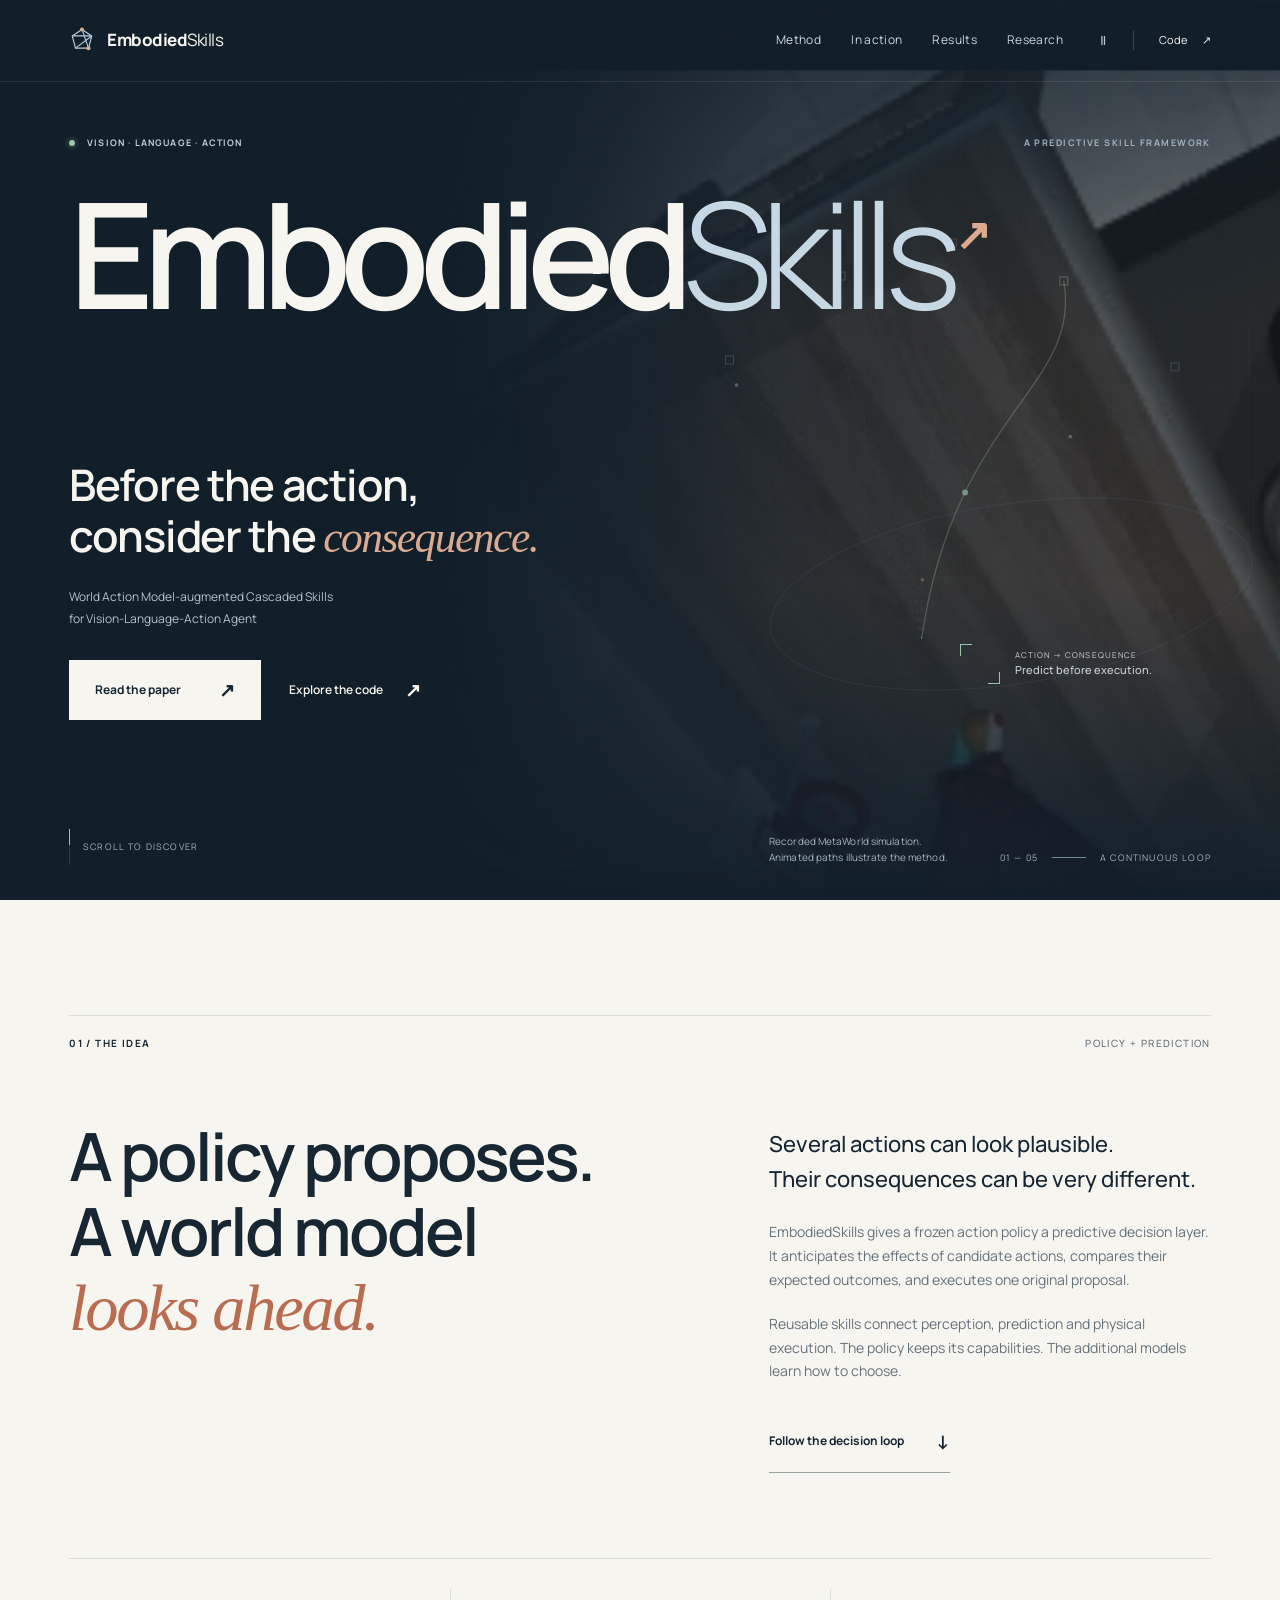
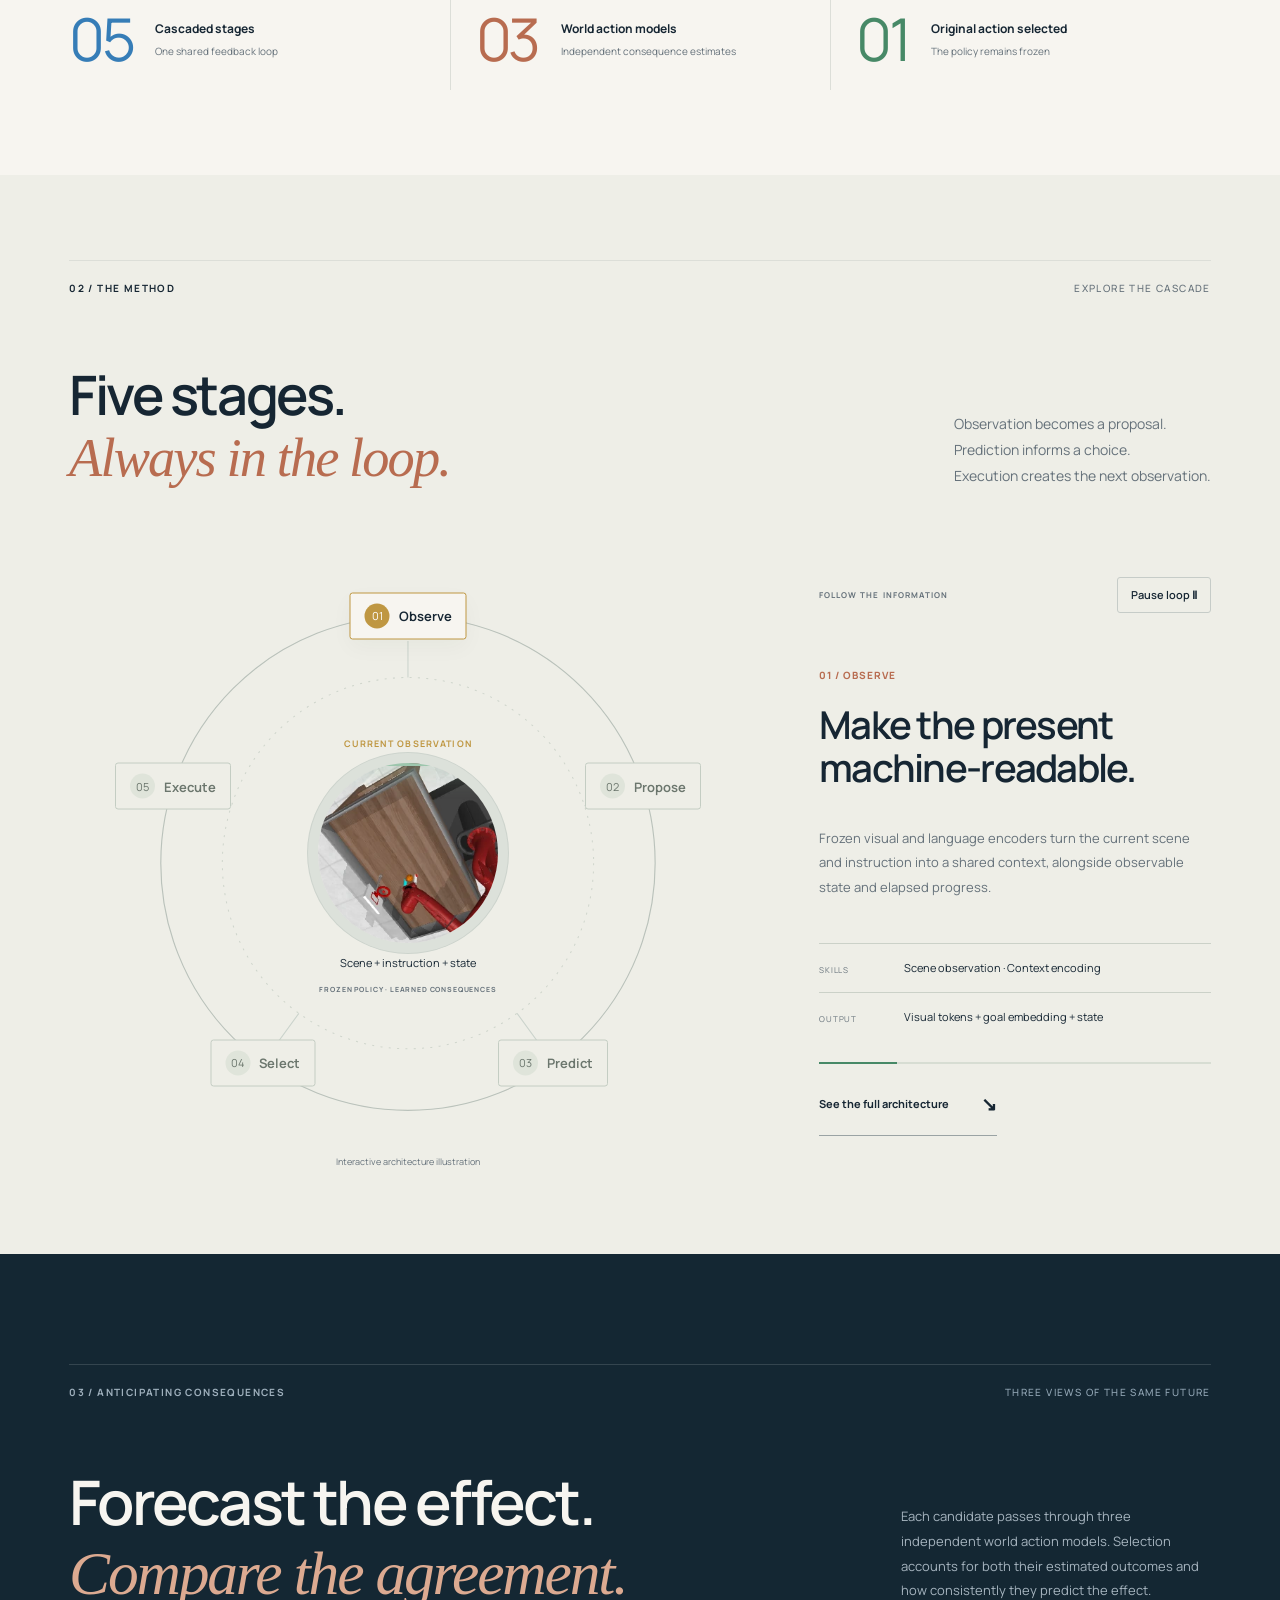
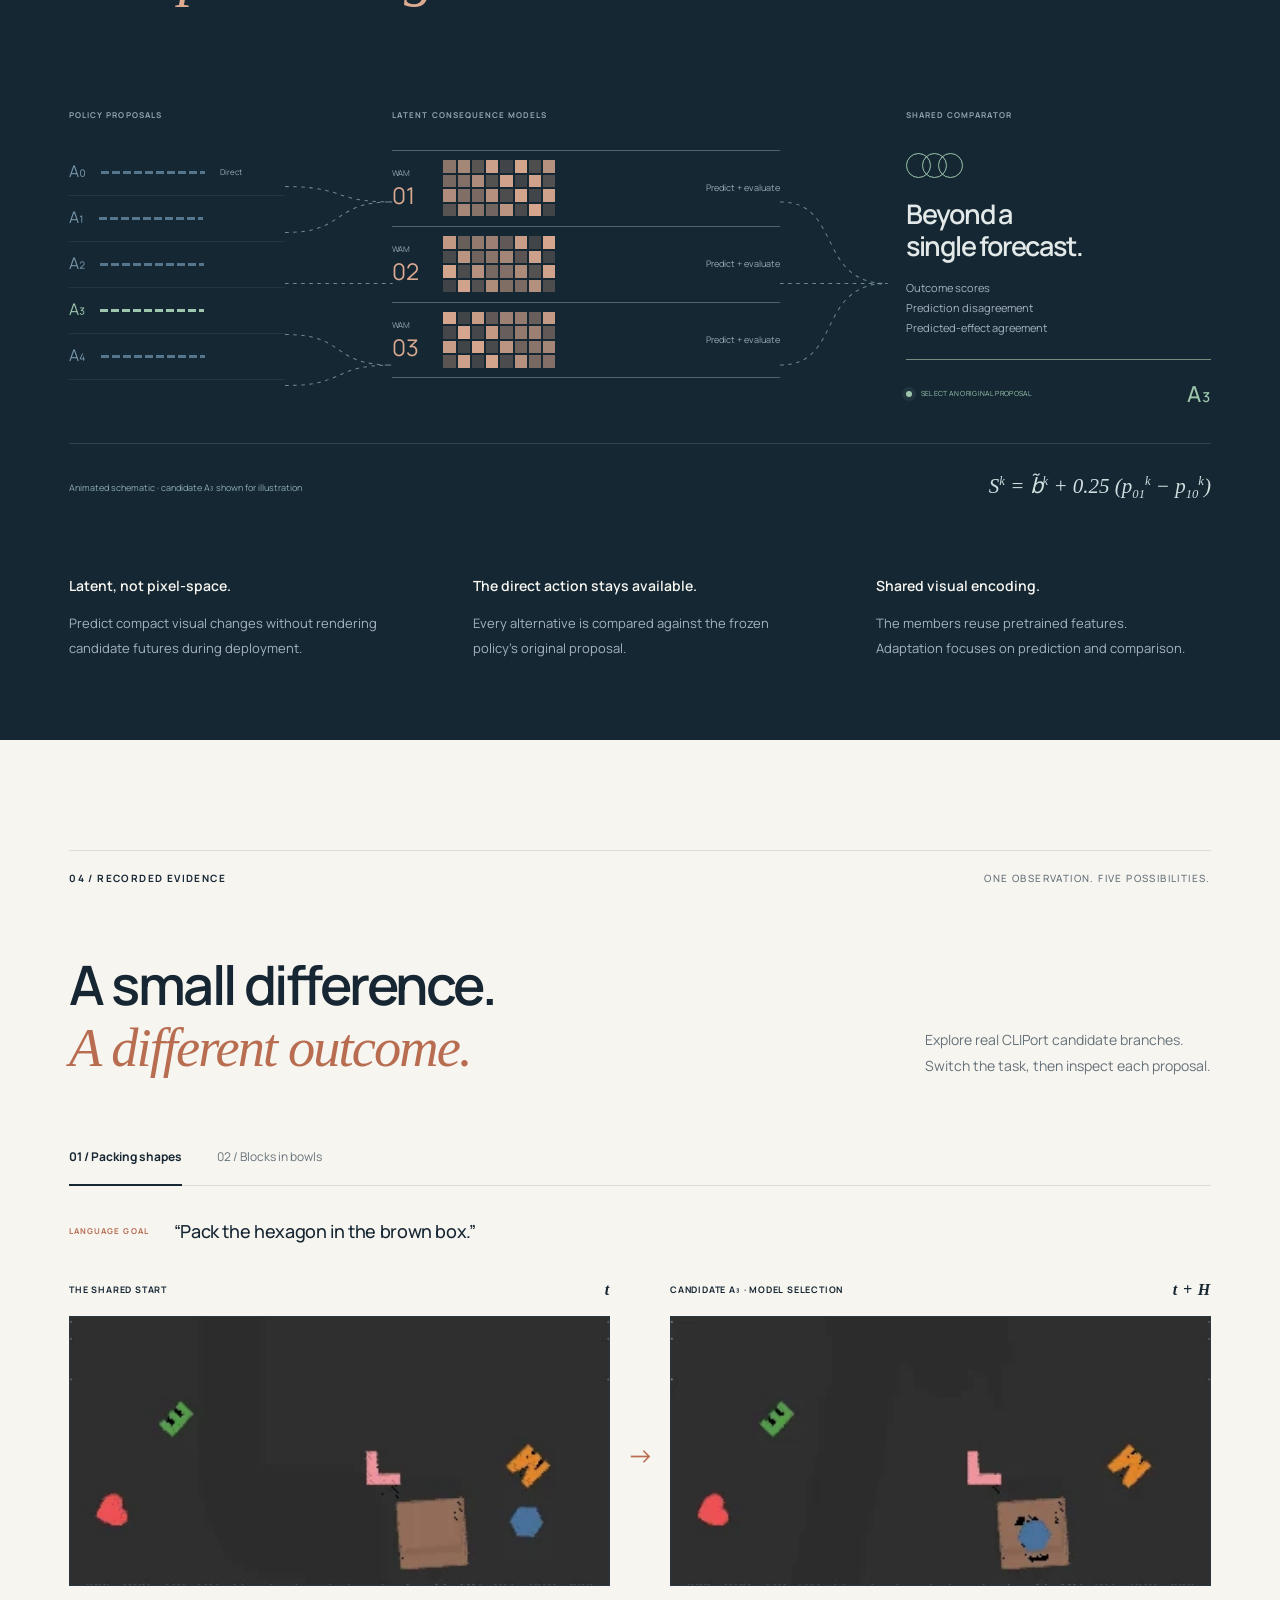
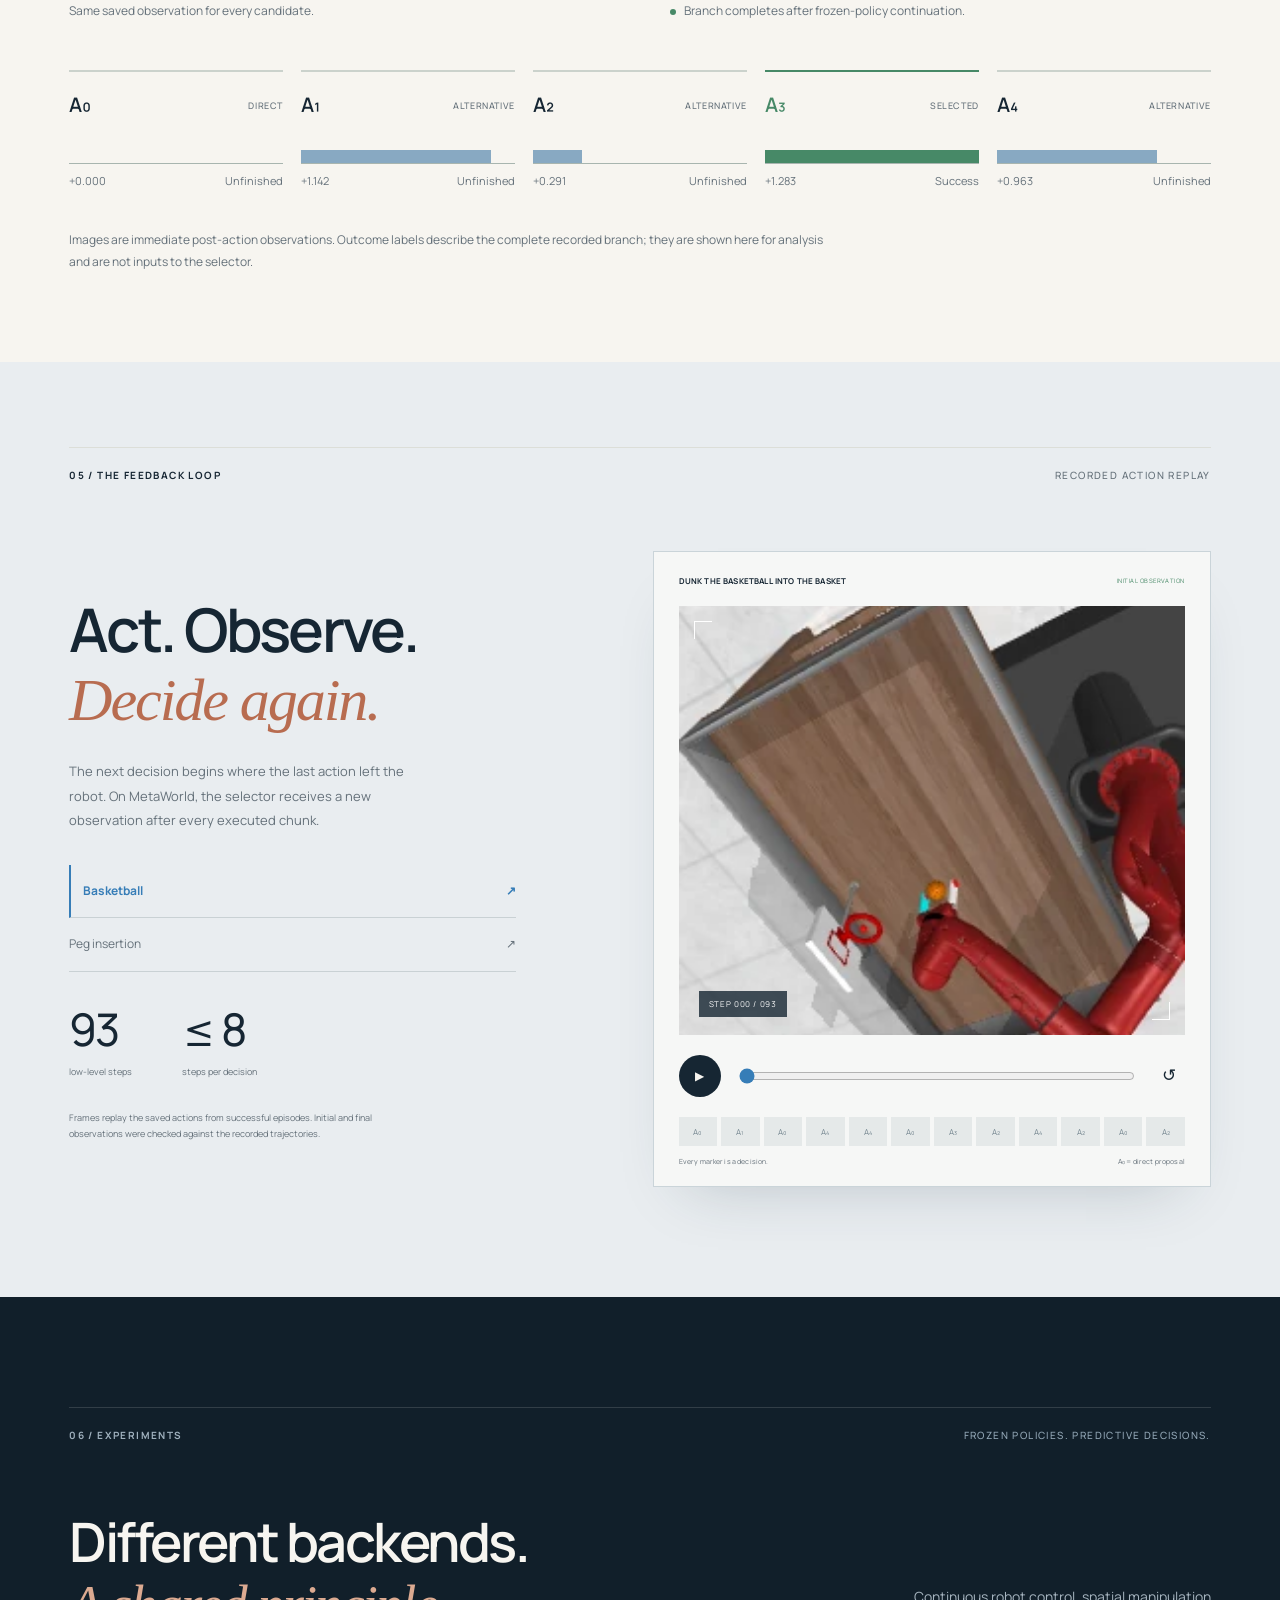
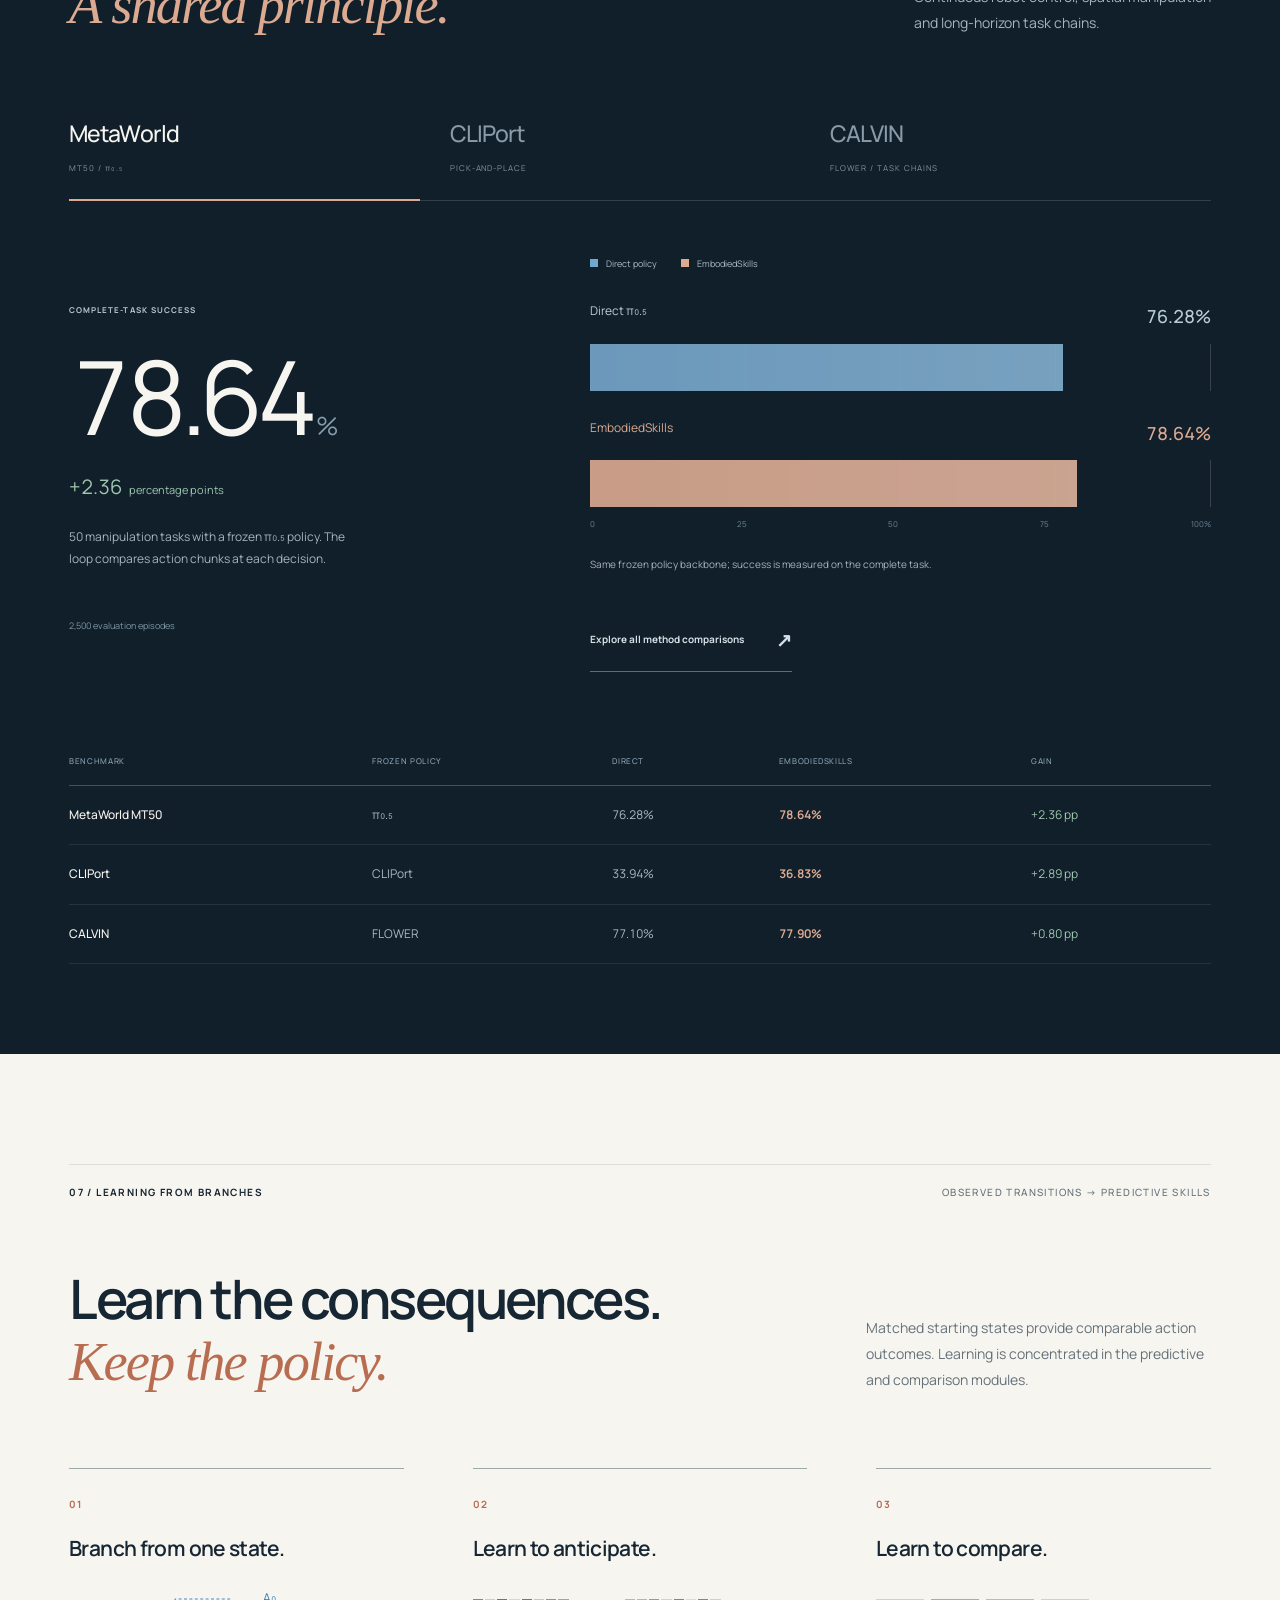
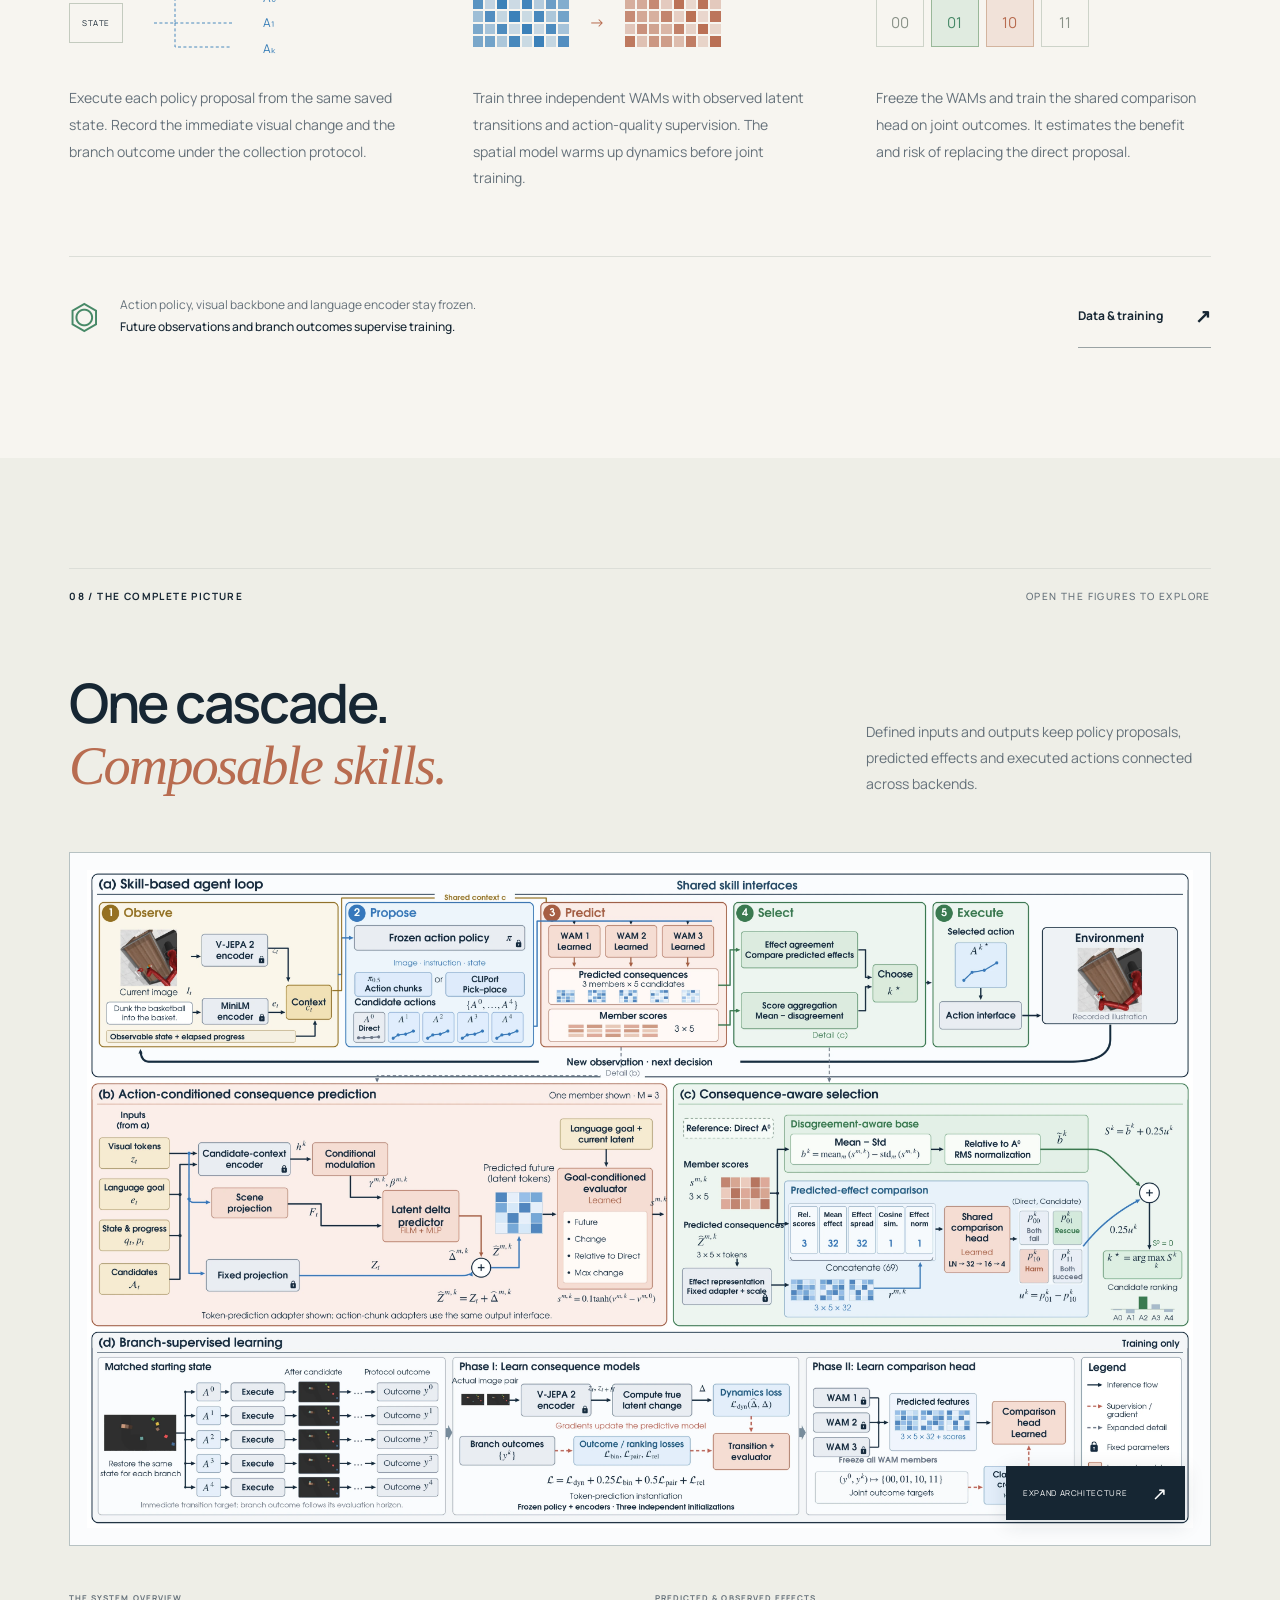
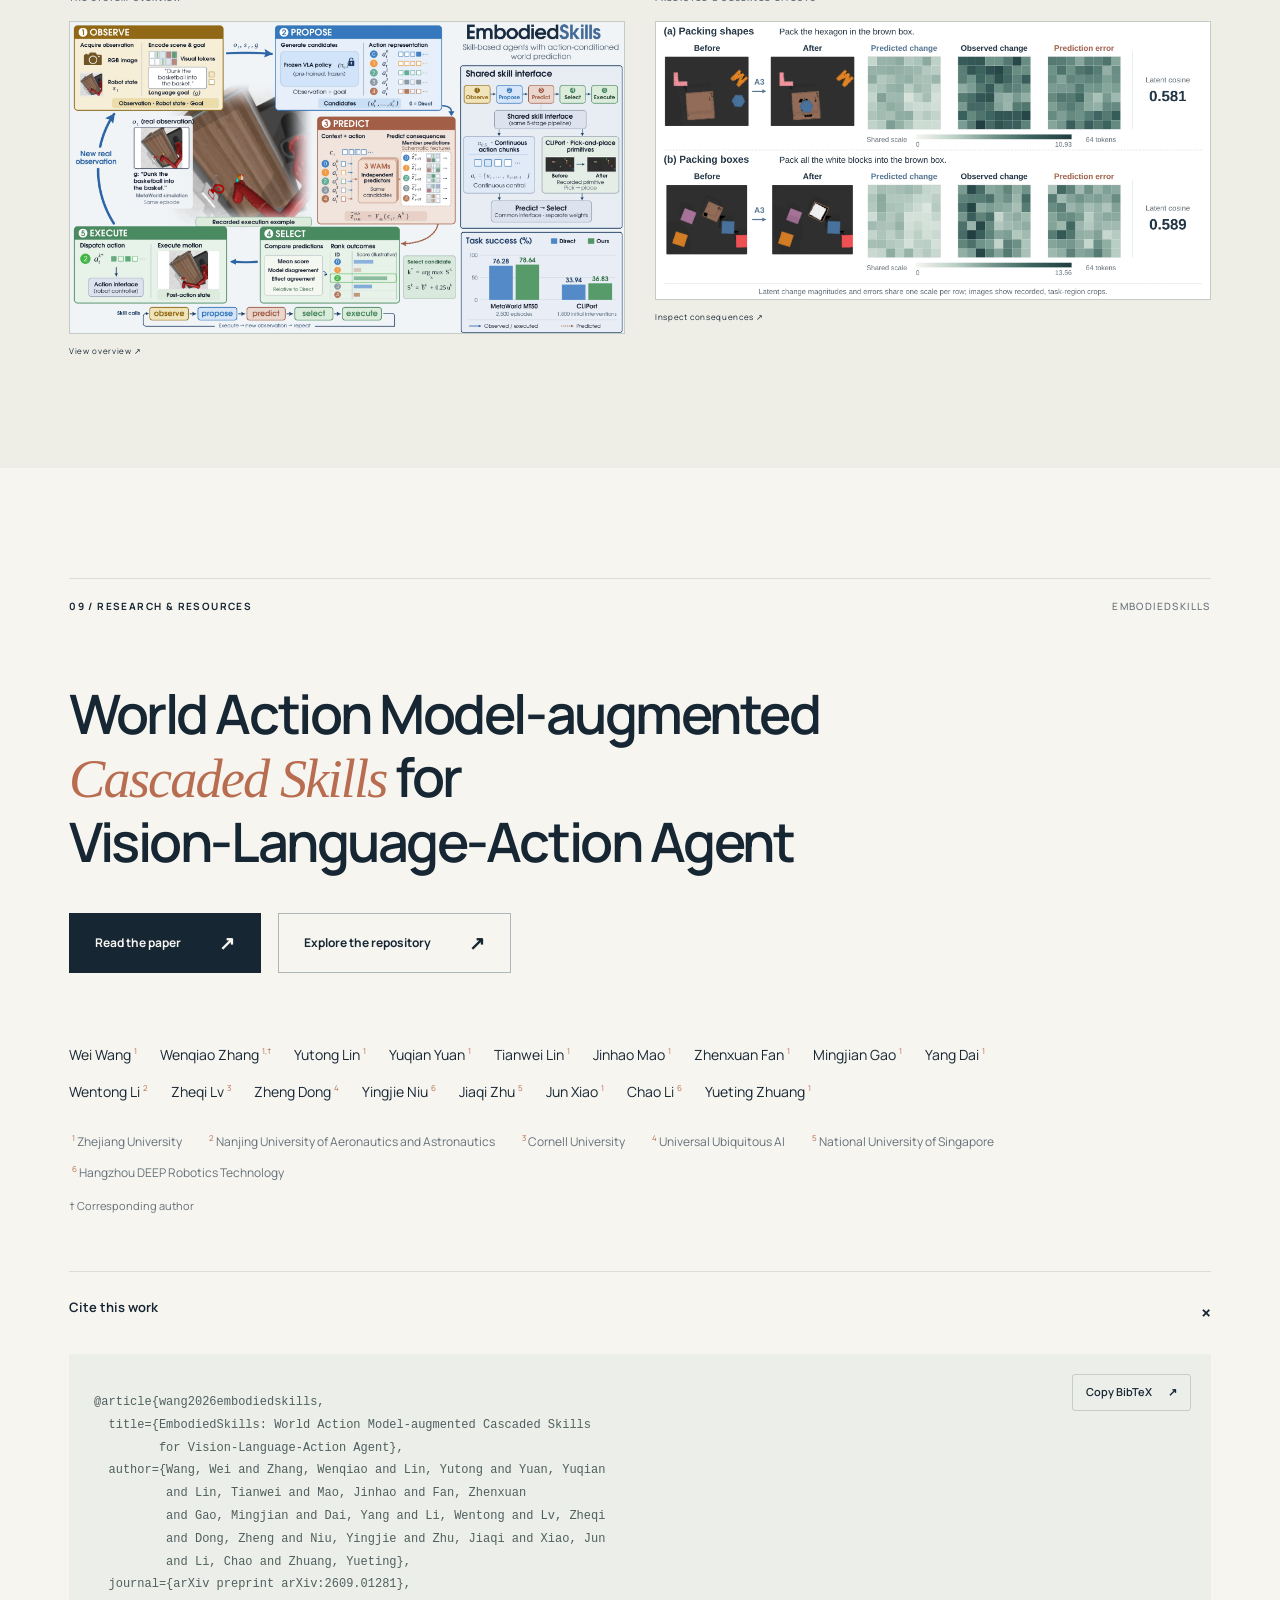
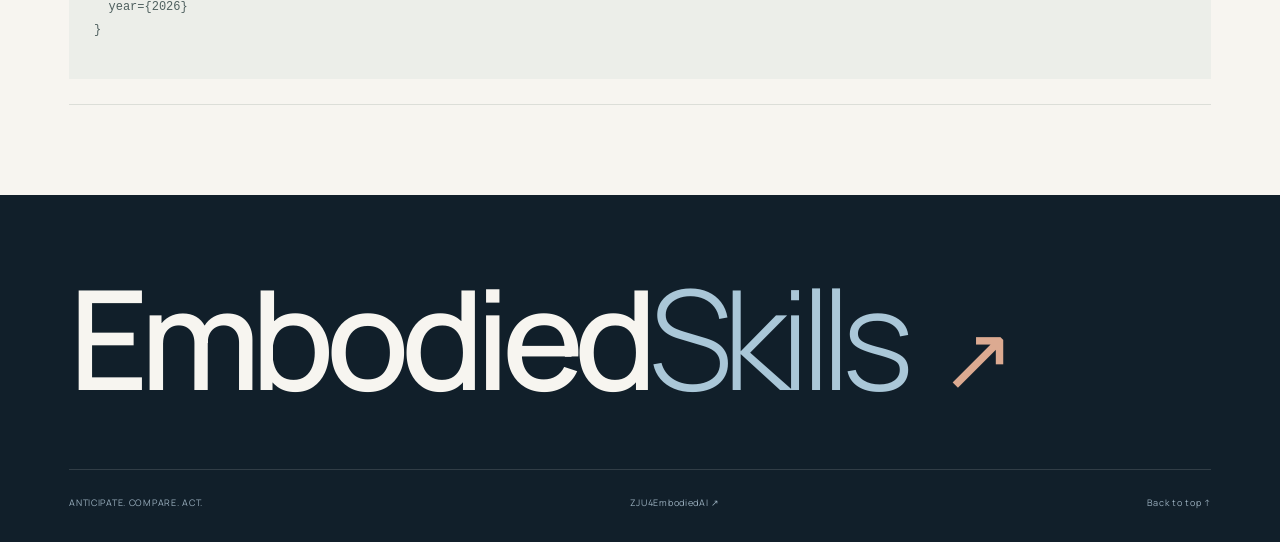
<file: index.html>
<!doctype html>
<html lang="en">
<head>
  <meta charset="utf-8">
  <meta name="viewport" content="width=device-width, initial-scale=1">
  <meta name="theme-color" content="#111f2a">
  <meta name="description" content="EmbodiedSkills augments frozen vision-language-action policies with world action models. Explore cascaded skills, predicted consequences, recorded robot executions and results.">
  <meta property="og:title" content="EmbodiedSkills — Anticipate. Compare. Act.">
  <meta property="og:description" content="World Action Model-augmented Cascaded Skills for Vision-Language-Action Agent.">
  <meta property="og:type" content="website">
  <meta property="og:url" content="https://zju4embodiedai.github.io/EmbodiedSkills/">
  <meta property="og:image" content="https://zju4embodiedai.github.io/EmbodiedSkills/assets/social.jpg?v=20261009">
  <meta name="twitter:card" content="summary_large_image">
  <link rel="canonical" href="https://zju4embodiedai.github.io/EmbodiedSkills/">
  <link rel="icon" type="image/svg+xml" href="assets/mark.svg">
  <link rel="preload" href="assets/fonts/manrope.woff2" as="font" type="font/woff2" crossorigin>
  <link rel="preload" href="assets/metaworld-hero.webp" as="image">
  <link rel="stylesheet" href="style.css">
  <title>EmbodiedSkills — Anticipate. Compare. Act.</title>
  <script>document.documentElement.classList.add('js');</script>
</head>
<body>
<a class="skip" href="#overview">Skip to content</a>
<div class="reading-progress" aria-hidden="true"></div>
<header class="site-header">
  <a class="wordmark" href="#top" aria-label="EmbodiedSkills home"><svg viewBox="0 0 32 32" aria-hidden="true"><path d="M16 3 28 11 24 26H8L4 11Z"/><path d="m16 3 8 23M4 11h24M8 26l20-15"/><circle cx="16" cy="3" r="2.5"/><circle cx="24" cy="26" r="2.5"/></svg><span>Embodied<span class="wordmark-light">Skills</span></span></a>
  <nav aria-label="Main navigation" id="main-nav"><a href="#method">Method</a><a href="#evidence">In action</a><a href="#results">Results</a><a href="#research">Research</a></nav>
  <div class="header-actions"><button class="motion-toggle icon-button" aria-label="Pause ambient animations" aria-pressed="false" title="Pause ambient animations"><span class="pause-icon" aria-hidden="true">Ⅱ</span></button><a class="header-code" href="https://github.com/ZJU4EmbodiedAI/EmbodiedSkills" target="_blank" rel="noopener">Code <span aria-hidden="true">↗</span></a><button class="menu-toggle icon-button" aria-expanded="false" aria-controls="main-nav" aria-label="Open menu"><span></span><span></span></button></div>
</header>
<main>
<section class="hero dark" id="top" aria-labelledby="hero-title">
  <div class="hero-photo" aria-hidden="true"><img src="assets/metaworld-hero.webp" width="256" height="256" alt="" fetchpriority="high"><div class="hero-photo-shade"></div></div>
  <canvas id="hero-canvas" aria-hidden="true"></canvas>
  <div class="hero-grid" aria-hidden="true"></div>
  <div class="hero-content">
    <div class="eyebrow hero-enter"><span class="live-dot"></span> VISION · LANGUAGE · ACTION <span class="hero-edition">A PREDICTIVE SKILL FRAMEWORK</span></div>
    <h1 id="hero-title" class="hero-enter">Embodied<span>Skills</span><sup>↗</sup></h1>
    <div class="hero-copy hero-enter"><h2>Before the action,<br>consider the <em>consequence.</em></h2><p>World Action Model-augmented Cascaded Skills<br class="desktop-break"> for Vision-Language-Action Agent</p><div class="hero-links"><a class="button button-light" href="https://arxiv.org/abs/2609.01281" target="_blank" rel="noopener">Read the paper <span>↗</span></a><a class="text-link" href="https://github.com/ZJU4EmbodiedAI/EmbodiedSkills" target="_blank" rel="noopener">Explore the code <span>↗</span></a></div></div>
    <div class="hero-annotation" aria-hidden="true"><span class="target-bracket"></span><span>ACTION → CONSEQUENCE<br><b>Predict before execution.</b></span></div>
    <div class="hero-bottom hero-enter"><a href="#overview" class="scroll-cue"><span class="scroll-line"></span>SCROLL TO DISCOVER</a><p>Recorded MetaWorld simulation.<br>Animated paths illustrate the method.</p><span class="hero-index">01 — 05 <i></i> A CONTINUOUS LOOP</span></div>
  </div>
</section>

<section class="overview section-pad" id="overview">
  <div class="section-label reveal"><span>01 / THE IDEA</span><span>POLICY + PREDICTION</span></div>
  <div class="intro-grid"><h2 class="display reveal">A policy proposes.<br>A world model<br><em>looks ahead.</em></h2><div class="intro-copy reveal"><p class="lead">Several actions can look plausible.<br>Their consequences can be very different.</p><p>EmbodiedSkills gives a frozen action policy a predictive decision layer. It anticipates the effects of candidate actions, compares their expected outcomes, and executes one original proposal.</p><p>Reusable skills connect perception, prediction and physical execution. The policy keeps its capabilities. The additional models learn how to choose.</p><a class="under-link" href="#method">Follow the decision loop <span>↓</span></a></div></div>
  <div class="principles"><div class="reveal"><span class="principle-num">05</span><p>Cascaded stages<small>One shared feedback loop</small></p></div><div class="reveal"><span class="principle-num">03</span><p>World action models<small>Independent consequence estimates</small></p></div><div class="reveal"><span class="principle-num">01</span><p>Original action selected<small>The policy remains frozen</small></p></div></div>
</section>

<section class="method section-pad" id="method">
  <div class="section-label reveal"><span>02 / THE METHOD</span><span>EXPLORE THE CASCADE</span></div>
  <div class="section-heading reveal"><h2>Five stages.<br><em>Always in the loop.</em></h2><p>Observation becomes a proposal.<br>Prediction informs a choice.<br>Execution creates the next observation.</p></div>
  <div class="loop-workspace reveal">
    <div class="loop-visual" data-stage="0">
      <svg class="loop-wires" viewBox="0 0 650 600" aria-hidden="true">
        <circle class="loop-track" cx="325" cy="306" r="237"/>
        <circle class="loop-flow" cx="325" cy="306" r="237" pathLength="100" transform="rotate(-90 325 306)"/>
        <circle cx="325" cy="306" r="178" class="inner-orbit"/>
        <path class="spoke" d="M325.000 128.000L325.000 93.000 M494.288 250.995L527.575 240.179 M429.626 450.005L450.198 478.321 M220.374 450.005L199.802 478.321 M155.712 250.995L122.425 240.179"/>
      </svg>
      <div class="loop-core"><span class="micro" id="loop-core-label">CURRENT OBSERVATION</span><div class="loop-image"><img id="loop-image" src="assets/metaworld-before.webp" width="256" height="256" alt="Recorded MetaWorld basketball observation illustrating the observe stage"><div class="latent-grid" aria-hidden="true"></div><div class="scan-line" aria-hidden="true"></div></div><p id="loop-core-caption">Scene + instruction + state</p><span class="core-bottom">FROZEN POLICY · LEARNED CONSEQUENCES</span></div>
      <div class="stage-tabs" role="tablist" aria-label="Stages of the decision loop">
        <button class="stage-node active" id="stage-0" role="tab" aria-selected="true" aria-controls="stage-description" data-stage="0"><span>01</span><b>Observe</b></button>
        <button class="stage-node" id="stage-1" role="tab" aria-selected="false" aria-controls="stage-description" tabindex="-1" data-stage="1"><span>02</span><b>Propose</b></button>
        <button class="stage-node" id="stage-2" role="tab" aria-selected="false" aria-controls="stage-description" tabindex="-1" data-stage="2"><span>03</span><b>Predict</b></button>
        <button class="stage-node" id="stage-3" role="tab" aria-selected="false" aria-controls="stage-description" tabindex="-1" data-stage="3"><span>04</span><b>Select</b></button>
        <button class="stage-node" id="stage-4" role="tab" aria-selected="false" aria-controls="stage-description" tabindex="-1" data-stage="4"><span>05</span><b>Execute</b></button>
      </div>
      <span class="loop-caption">Interactive architecture illustration</span>
    </div>
    <div class="stage-detail"><div class="loop-controls"><span class="micro">FOLLOW THE INFORMATION</span><button id="loop-play" class="small-button" aria-pressed="true">Pause loop Ⅱ</button></div><div id="stage-description" role="tabpanel" aria-labelledby="stage-0"><span id="stage-number">01 / OBSERVE</span><h3 id="stage-title">Make the present<br>machine-readable.</h3><p id="stage-copy">Frozen visual and language encoders turn the current scene and instruction into a shared context, alongside observable state and elapsed progress.</p><dl><div><dt>SKILLS</dt><dd id="stage-skills">Scene observation · Context encoding</dd></div><div><dt>OUTPUT</dt><dd id="stage-output">Visual tokens + goal embedding + state</dd></div></dl></div><div class="stage-progress" aria-hidden="true"><span></span></div><a class="under-link" href="#architecture">See the full architecture <span>↘</span></a></div>
  </div>
</section>

<section class="prediction dark section-pad" id="prediction">
  <div class="section-label reveal"><span>03 / ANTICIPATING CONSEQUENCES</span><span>THREE VIEWS OF THE SAME FUTURE</span></div>
  <div class="prediction-top"><h2 class="display reveal">Forecast the effect.<br><em>Compare the agreement.</em></h2><p class="reveal">Each candidate passes through three independent world action models. Selection accounts for both their estimated outcomes and how consistently they predict the effect.</p></div>
  <div class="forecast-diagram reveal" aria-label="Five policy proposals are assessed by three world action models, then a shared comparator selects one action">
    <div class="proposal-column"><span class="micro">POLICY PROPOSALS</span><div class="proposal" data-proposal="0"><span>A₀</span><i></i><small>Direct</small></div><div class="proposal" data-proposal="1"><span>A₁</span><i></i></div><div class="proposal" data-proposal="2"><span>A₂</span><i></i></div><div class="proposal chosen" data-proposal="3"><span>A₃</span><i></i></div><div class="proposal" data-proposal="4"><span>A₄</span><i></i></div></div>
    <div class="forecast-bridge" aria-hidden="true"><svg viewBox="0 0 120 250" preserveAspectRatio="none"><path d="M0 30C70 30 50 45 120 45M0 75C70 75 50 45 120 45M0 125H120M0 175C70 175 50 205 120 205M0 225C70 225 50 205 120 205"/></svg></div>
    <div class="ensemble-column"><span class="micro">LATENT CONSEQUENCE MODELS</span><div class="wam-member"><span>WAM <b>01</b></span><div class="heatmap" data-heatmap="0" aria-hidden="true"></div><small>Predict + evaluate</small></div><div class="wam-member"><span>WAM <b>02</b></span><div class="heatmap" data-heatmap="1" aria-hidden="true"></div><small>Predict + evaluate</small></div><div class="wam-member"><span>WAM <b>03</b></span><div class="heatmap" data-heatmap="2" aria-hidden="true"></div><small>Predict + evaluate</small></div></div>
    <div class="forecast-bridge bridge-short" aria-hidden="true"><svg viewBox="0 0 120 250" preserveAspectRatio="none"><path d="M0 45C70 45 40 125 120 125M0 125H120M0 205C70 205 40 125 120 125"/></svg></div>
    <div class="comparison-column"><span class="micro">SHARED COMPARATOR</span><div class="comparison-symbol" aria-hidden="true"><span></span><span></span><span></span></div><h3>Beyond a<br>single forecast.</h3><p>Outcome scores<br>Prediction disagreement<br>Predicted-effect agreement</p><div class="selection-token"><span class="live-dot"></span> SELECT AN ORIGINAL PROPOSAL <b>A₃</b></div></div>
  </div>
  <div class="prediction-bottom"><span>Animated schematic · candidate A₃ shown for illustration</span><div class="equation">S<sup>k</sup> = b̃<sup>k</sup> + 0.25 (p<sub>01</sub><sup>k</sup> − p<sub>10</sub><sup>k</sup>)</div></div>
  <div class="prediction-notes"><div class="reveal"><b>Latent, not pixel-space.</b><p>Predict compact visual changes without rendering candidate futures during deployment.</p></div><div class="reveal"><b>The direct action stays available.</b><p>Every alternative is compared against the frozen policy’s original proposal.</p></div><div class="reveal"><b>Shared visual encoding.</b><p>The members reuse pretrained features. Adaptation focuses on prediction and comparison.</p></div></div>
</section>

<section class="evidence section-pad" id="evidence">
  <div class="section-label reveal"><span>04 / RECORDED EVIDENCE</span><span>ONE OBSERVATION. FIVE POSSIBILITIES.</span></div>
  <div class="section-heading reveal"><h2>A small difference.<br><em>A different outcome.</em></h2><p>Explore real CLIPort candidate branches.<br>Switch the task, then inspect each proposal.</p></div>
  <div class="task-switch" role="group" aria-label="Branch example"><button data-case="shapes" class="active" aria-pressed="true">01 / Packing shapes</button><button data-case="bowls" aria-pressed="false">02 / Blocks in bowls</button></div>
  <div class="case-instruction"><span class="micro">LANGUAGE GOAL</span><h3 id="case-instruction">“Pack the hexagon in the brown box.”</h3></div>
  <div class="branch-viewer reveal"><figure><div class="image-topline"><span>THE SHARED START</span><span>t</span></div><img id="branch-before" src="assets/shapes-before.webp" width="320" height="160" alt="Initial CLIPort scene for packing shapes" loading="lazy"><figcaption>Same saved observation for every candidate.</figcaption></figure><div class="branch-arrow" aria-hidden="true">→</div><figure><div class="image-topline"><span id="branch-title">CANDIDATE A₃ · SELECTED</span><span>t + H</span></div><img id="branch-after" src="assets/shapes-after_A3.webp" width="320" height="160" alt="Recorded scene after executing candidate A3" loading="lazy"><figcaption id="branch-outcome"><span class="success-dot"></span> Branch completes after frozen-policy continuation.</figcaption></figure></div>
  <div class="candidate-selector" role="group" aria-label="Inspect a candidate"></div>
  <p class="evidence-note">Images are immediate post-action observations. Outcome labels describe the complete recorded branch; they are shown here for analysis and are not inputs to the selector.</p>
</section>

<section class="execution section-pad" id="execution">
  <div class="section-label reveal"><span>05 / THE FEEDBACK LOOP</span><span>RECORDED ACTION REPLAY</span></div>
  <div class="execution-layout"><div class="execution-copy"><h2 class="reveal">Act. Observe.<br><em>Decide again.</em></h2><p class="reveal">The next decision begins where the last action left the robot. On MetaWorld, the selector receives a new observation after every executed chunk.</p><div class="trajectory-switch" role="group" aria-label="Recorded trajectory"><button data-trajectory="basketball" class="active" aria-pressed="true">Basketball <span>↗</span></button><button data-trajectory="peg" aria-pressed="false">Peg insertion <span>↗</span></button></div><div class="trajectory-facts"><div><strong id="trajectory-steps">93</strong><span>low-level steps</span></div><div><strong>≤ 8</strong><span>steps per decision</span></div></div><p class="fine-print">Frames replay the saved actions from successful episodes. Initial and final observations were checked against the recorded trajectories.</p></div>
  <div class="replay-viewer reveal"><div class="replay-top"><span class="micro" id="trajectory-prompt">Dunk the basketball into the basket</span><span class="replay-state" id="replay-state">INITIAL OBSERVATION</span></div><div class="replay-image"><img id="replay-frame" src="assets/basketball-000.webp" width="256" height="256" alt="Initial frame of the recorded MetaWorld basketball trajectory" loading="lazy"><span class="frame-corners" aria-hidden="true"></span><span class="frame-counter" id="frame-counter">STEP 000 / 093</span></div><div class="playback-controls"><button id="replay-play" class="round-button" aria-label="Play recorded trajectory" aria-pressed="false">▶</button><label for="replay-scrub" class="visually-hidden">Trajectory frame</label><input id="replay-scrub" type="range" min="0" max="12" value="0"><button id="replay-reset" class="icon-button" aria-label="Reset trajectory">↺</button></div><div class="decision-strip" aria-label="Selected candidate at each decision"></div><div class="replay-bottom"><span>Every marker is a decision.</span><span>A₀ = direct proposal</span></div></div></div>
</section>

<section class="results dark section-pad" id="results">
  <div class="section-label reveal"><span>06 / EXPERIMENTS</span><span>FROZEN POLICIES. PREDICTIVE DECISIONS.</span></div>
  <div class="section-heading reveal"><h2>Different backends.<br><em>A shared principle.</em></h2><p>Continuous robot control, spatial manipulation<br>and long-horizon task chains.</p></div>
  <div class="benchmark-tabs" role="tablist" aria-label="Benchmark results"><button id="bench-mt50" data-benchmark="mt50" role="tab" aria-selected="true" aria-controls="benchmark-panel" class="active">MetaWorld <small>MT50 / π₀.₅</small></button><button id="bench-cliport" data-benchmark="cliport" role="tab" aria-selected="false" aria-controls="benchmark-panel" tabindex="-1">CLIPort <small>PICK-AND-PLACE</small></button><button id="bench-calvin" data-benchmark="calvin" role="tab" aria-selected="false" aria-controls="benchmark-panel" tabindex="-1">CALVIN <small>FLOWER / TASK CHAINS</small></button></div>
  <div class="benchmark-panel" id="benchmark-panel" role="tabpanel" aria-labelledby="bench-mt50"><div class="result-number"><span class="micro" id="result-metric">COMPLETE-TASK SUCCESS</span><div class="big-number"><span id="result-value">78.64</span><span>%</span></div><div class="result-gain"><span id="result-gain">+2.36</span> percentage points</div><p id="result-description">50 manipulation tasks with a frozen π₀.₅ policy. The loop compares action chunks at each decision.</p><span class="result-count" id="result-count">2,500 evaluation episodes</span></div><div class="result-chart"><div class="chart-legend"><span><i></i>Direct policy</span><span><i></i>EmbodiedSkills</span></div><div class="horizontal-bars"><div class="result-row"><div><span id="direct-policy-name">Direct π₀.₅</span><strong id="direct-number">76.28%</strong></div><div class="bar-track"><span id="direct-bar" style="--bar:76.28%"></span></div></div><div class="result-row ours"><div><span>EmbodiedSkills</span><strong id="ours-number">78.64%</strong></div><div class="bar-track"><span id="ours-bar" style="--bar:78.64%"></span></div></div><div class="chart-axis"><span>0</span><span>25</span><span>50</span><span>75</span><span>100%</span></div></div><p class="chart-note" id="result-note">Same frozen policy backbone; success is measured on the complete task.</p><button class="under-link light-link" data-figure="assets/comparisons.webp" data-caption="Policy augmentation comparisons on MetaWorld MT50, CLIPort and CALVIN.">Explore all method comparisons <span>↗</span></button></div></div>
  <div class="results-table-wrap"><table><caption class="visually-hidden">Paper benchmark results</caption><thead><tr><th>Benchmark</th><th>Frozen policy</th><th>Direct</th><th>EmbodiedSkills</th><th>Gain</th></tr></thead><tbody><tr><th>MetaWorld MT50</th><td>π₀.₅</td><td>76.28%</td><td>78.64%</td><td>+2.36 pp</td></tr><tr><th>CLIPort</th><td>CLIPort</td><td>33.94%</td><td>36.83%</td><td>+2.89 pp</td></tr><tr><th>CALVIN</th><td>FLOWER</td><td>77.10%</td><td>77.90%</td><td>+0.80 pp</td></tr></tbody></table></div>
</section>

<section class="learning section-pad" id="learning">
  <div class="section-label reveal"><span>07 / LEARNING FROM BRANCHES</span><span>OBSERVED TRANSITIONS → PREDICTIVE SKILLS</span></div>
  <div class="section-heading reveal"><h2>Learn the consequences.<br><em>Keep the policy.</em></h2><p>Matched starting states provide comparable action outcomes. Learning is concentrated in the predictive and comparison modules.</p></div>
  <div class="learning-steps"><article class="reveal"><span class="learning-index">01</span><h3>Branch from one state.</h3><div class="mini-branches" aria-hidden="true"><span>STATE</span><svg viewBox="0 0 130 100"><path d="M0 50H35V10H130M35 50H130M35 50V90H130"/></svg><div>A₀<br>A₁<br>Aₖ</div></div><p>Execute each policy proposal from the same saved state. Record the immediate visual change and the branch outcome under the collection protocol.</p></article><article class="reveal"><span class="learning-index">02</span><h3>Learn to anticipate.</h3><div class="mini-latents" aria-hidden="true"><div class="heatmap" data-heatmap="3"></div><span>→</span><div class="heatmap" data-heatmap="4"></div></div><p>Train three independent WAMs with observed latent transitions and action-quality supervision. The spatial model warms up dynamics before joint training.</p></article><article class="reveal"><span class="learning-index">03</span><h3>Learn to compare.</h3><div class="mini-outcomes" aria-hidden="true"><span>00</span><span class="good">01</span><span class="bad">10</span><span>11</span></div><p>Freeze the WAMs and train the shared comparison head on joint outcomes. It estimates the benefit and risk of replacing the direct proposal.</p></article></div>
  <div class="learning-footnote"><span class="lock-mark" aria-hidden="true">⏣</span><p>Action policy, visual backbone and language encoder stay frozen.<br><strong>Future observations and branch outcomes supervise training.</strong></p><a class="under-link" href="https://github.com/ZJU4EmbodiedAI/EmbodiedSkills/blob/main/docs/data.md" target="_blank" rel="noopener">Data & training <span>↗</span></a></div>
</section>

<section class="architecture section-pad" id="architecture">
  <div class="section-label reveal"><span>08 / THE COMPLETE PICTURE</span><span>OPEN THE FIGURES TO EXPLORE</span></div>
  <div class="section-heading reveal"><h2>One cascade.<br><em>Composable skills.</em></h2><p>Defined inputs and outputs keep policy proposals, predicted effects and executed actions connected across backends.</p></div>
  <button class="figure-button architecture-figure reveal" data-figure="assets/architecture.webp?v=20261009" data-caption="EmbodiedSkills architecture: the five-stage loop, action-conditioned latent prediction, consequence agreement and branch-supervised learning."><img src="assets/architecture.webp?v=20261009" width="2048" height="1219" alt="Detailed EmbodiedSkills architecture from the paper" loading="lazy"><span class="figure-open">EXPAND ARCHITECTURE <span>↗</span></span></button>
  <div class="figure-pair"><button class="figure-button reveal" data-figure="assets/teaser.webp?v=20261009" data-caption="EmbodiedSkills overview. Robot imagery shows a recorded MetaWorld basketball episode; candidate paths and latent displays are schematic."><span class="micro">THE SYSTEM OVERVIEW</span><img src="assets/teaser.webp?v=20261009" width="3840" height="2160" alt="EmbodiedSkills paper teaser" loading="lazy"><span class="figure-open">View overview ↗</span></button><button class="figure-button reveal" data-figure="assets/consequences.webp" data-caption="Predicted and observed latent changes in held-out CLIPort transitions, with spatial error visualizations."><span class="micro">PREDICTED & OBSERVED EFFECTS</span><img src="assets/consequences.webp" alt="Predicted latent changes compared with observed changes" loading="lazy"><span class="figure-open">Inspect consequences ↗</span></button></div>
</section>

<section class="research section-pad" id="research">
  <div class="section-label reveal"><span>09 / RESEARCH & RESOURCES</span><span>EMBODIEDSKILLS</span></div>
  <h2 class="research-title reveal">World Action Model-augmented<br><em>Cascaded Skills</em> for<br>Vision-Language-Action Agent</h2>
  <div class="research-links reveal"><a class="button button-dark" href="https://arxiv.org/abs/2609.01281" target="_blank" rel="noopener">Read the paper <span>↗</span></a><a class="button button-outline" href="https://github.com/ZJU4EmbodiedAI/EmbodiedSkills" target="_blank" rel="noopener">Explore the repository <span>↗</span></a></div>
  <div class="authors"><p><span>Wei Wang<sup>1</sup></span><span>Wenqiao Zhang<sup>1,†</sup></span><span>Yutong Lin<sup>1</sup></span><span>Yuqian Yuan<sup>1</sup></span><span>Tianwei Lin<sup>1</sup></span><span>Jinhao Mao<sup>1</sup></span><span>Zhenxuan Fan<sup>1</sup></span><span>Mingjian Gao<sup>1</sup></span><span>Yang Dai<sup>1</sup></span><span>Wentong Li<sup>2</sup></span><span>Zheqi Lv<sup>3</sup></span><span>Zheng Dong<sup>4</sup></span><span>Yingjie Niu<sup>6</sup></span><span>Jiaqi Zhu<sup>5</sup></span><span>Jun Xiao<sup>1</sup></span><span>Chao Li<sup>6</sup></span><span>Yueting Zhuang<sup>1</sup></span></p><div class="affiliations"><span><sup>1</sup> Zhejiang University</span><span><sup>2</sup> Nanjing University of Aeronautics and Astronautics</span><span><sup>3</sup> Cornell University</span><span><sup>4</sup> Universal Ubiquitous AI</span><span><sup>5</sup> National University of Singapore</span><span><sup>6</sup> Hangzhou DEEP Robotics Technology</span></div><p class="correspondence">† Corresponding author</p></div>
  <details class="citation" open><summary>Cite this work <span>+</span></summary><div class="citation-content"><button class="small-button" id="copy-citation">Copy BibTeX <span>↗</span></button><pre id="citation-text">@article{wang2026embodiedskills,
  title={EmbodiedSkills: World Action Model-augmented Cascaded Skills
         for Vision-Language-Action Agent},
  author={Wang, Wei and Zhang, Wenqiao and Lin, Yutong and Yuan, Yuqian
          and Lin, Tianwei and Mao, Jinhao and Fan, Zhenxuan
          and Gao, Mingjian and Dai, Yang and Li, Wentong and Lv, Zheqi
          and Dong, Zheng and Niu, Yingjie and Zhu, Jiaqi and Xiao, Jun
          and Li, Chao and Zhuang, Yueting},
  journal={arXiv preprint arXiv:2609.01281},
  year={2026}
}</pre></div></details>
</section>
</main>
<footer class="dark"><a href="#top" class="footer-brand">Embodied<span>Skills</span><span class="footer-arrow">↗</span></a><div class="footer-bottom"><span>ANTICIPATE. COMPARE. ACT.</span><a href="https://github.com/ZJU4EmbodiedAI" target="_blank" rel="noopener">ZJU4EmbodiedAI ↗</a><a href="#top">Back to top ↑</a></div></footer>
<dialog id="figure-dialog" aria-labelledby="figure-caption"><div class="dialog-toolbar"><span>EMBODIEDSKILLS / RESEARCH FIGURE</span><button id="close-figure" class="small-button">Close <span>×</span></button></div><div class="dialog-image-wrap"><img id="dialog-image" alt=""></div><p id="figure-caption"></p></dialog>
<div class="toast" role="status" aria-live="polite"></div>
<noscript><p class="noscript-note">Interactive figures and replay controls require JavaScript. The paper, architecture, results table and resources are available below.</p></noscript>
<script type="module" src="app.js?v=20261009"></script>
</body>
</html>
</file>
<file: style.css>
@font-face{font-family:Manrope;src:url('assets/fonts/manrope.woff2') format('woff2');font-weight:200 800;font-style:normal;font-display:swap}
:root{--ink:#162633;--dark:#111f2a;--paper:#f7f5f0;--muted:#65717a;--line:#dcded8;--blue:#367db7;--blue-light:#a0c7e4;--clay:#b86c50;--clay-light:#dcaa91;--green:#478967;--mint:#9dc6ad;--gold:#bf9742;--gutter:clamp(22px,5.4vw,104px);--ease:cubic-bezier(.22,1,.36,1)}
*{box-sizing:border-box}html{scroll-behavior:smooth;scroll-padding-top:100px}body{margin:0;background:var(--paper);color:var(--ink);font-family:Manrope,Arial,sans-serif;font-size:16px;line-height:1.7;-webkit-font-smoothing:antialiased}::selection{background:#cadfe8;color:var(--ink)}a{color:inherit;text-decoration:none}button,input{font:inherit}button{color:inherit;cursor:pointer}button,a,input{-webkit-tap-highlight-color:transparent}button{border:0;background:none}button:focus-visible,a:focus-visible,input:focus-visible,summary:focus-visible{outline:3px solid var(--blue);outline-offset:7px}img{display:block;max-width:100%}h1,h2,h3,p,figure{margin:0}h1,h2,h3{font-weight:600;line-height:1.12;letter-spacing:-.045em}h2{font-size:clamp(38px,4.25vw,70px)}h2 em,.display em{font-family:Georgia,'Times New Roman',serif;font-weight:400;letter-spacing:-.035em;color:var(--clay)}.dark h2 em{color:var(--clay-light)}p{color:var(--muted)}.dark{background:var(--dark);color:var(--paper)}.dark p{color:#a6b4bf}.section-pad{padding:110px var(--gutter)}.section-label{display:flex;justify-content:space-between;gap:20px;font-family:Manrope,sans-serif;font-size:10px;font-weight:700;letter-spacing:.14em;border-top:1px solid var(--line);padding-top:19px;margin-bottom:67px}.dark .section-label{border-color:#ffffff23;color:#9fb0bd}.section-label>span:last-child{font-weight:500;color:var(--muted)}.dark .section-label>span:last-child{color:#92a6b5}.micro,.eyebrow{font-size:10px;font-weight:700;letter-spacing:.13em}.display{font-size:clamp(46px,5.2vw,85px)}.section-heading{display:flex;justify-content:space-between;align-items:end;gap:70px;margin-bottom:55px}.section-heading>p{max-width:345px;font-size:14px;line-height:1.85}.button{display:inline-flex;align-items:center;justify-content:space-between;gap:38px;min-height:52px;padding:13px 25px;font-size:12px;font-weight:700;border:1px solid transparent;transition:background .3s,transform .3s,color .3s}.button:hover{transform:translateY(-3px)}.button span,.text-link span,.under-link span{font-size:19px;transition:transform .3s}.button:hover span,.text-link:hover span,.under-link:hover span{transform:translate(3px,-3px)}.button-light{background:var(--paper);color:var(--ink)}.button-light:hover{background:var(--blue-light)}.button-dark{background:var(--ink);color:var(--paper)}.button-dark:hover{background:var(--blue)}.button-outline{border-color:#aeb6b7}.button-outline:hover{background:#e8e8df}.text-link{display:inline-flex;align-items:center;gap:22px;font-size:12px;font-weight:600}.under-link{font-size:12px;font-weight:700;display:inline-flex;align-items:center;justify-content:space-between;gap:32px;padding:15px 0;border-bottom:1px solid #9aa3a4}.small-button{font-size:11px;font-weight:600;border:1px solid #c6ccc8;padding:8px 13px;display:inline-flex;align-items:center;gap:16px;border-radius:3px;transition:background .3s}.small-button:hover{background:#dfe5e1}.icon-button{display:grid;place-items:center;width:38px;height:38px;font-size:17px}.round-button{width:42px;height:42px;display:grid;place-items:center;border-radius:50%;background:var(--ink);color:var(--paper);font-size:12px;flex:none}.round-button:hover{background:var(--blue)}.visually-hidden{position:absolute!important;clip:rect(0,0,0,0);clip-path:inset(50%);width:1px;height:1px;overflow:hidden;white-space:nowrap}.skip{position:fixed;top:-100px;left:20px;z-index:100;background:var(--paper);color:var(--ink);padding:10px 20px}.skip:focus{top:10px}.reading-progress{position:fixed;inset:0 auto auto 0;width:0;height:2px;background:var(--clay-light);z-index:60;pointer-events:none}.site-header{height:82px;position:absolute;top:0;left:0;right:0;z-index:50;display:flex;align-items:center;justify-content:space-between;padding:0 var(--gutter);color:var(--paper);transition:background .35s,border-color .35s;gap:28px;border-bottom:1px solid #ffffff17}.site-header.scrolled{position:fixed;height:70px;background:#111f2af2;backdrop-filter:blur(18px);border-color:#ffffff20;animation:nav-in .4s var(--ease)}.wordmark{display:flex;align-items:center;gap:12px;font-size:17px;font-weight:750;letter-spacing:-.5px}.wordmark-light{font-weight:400}.wordmark svg{width:26px;fill:none;stroke:#b7cddd;stroke-width:1.4;overflow:visible}.wordmark svg circle{fill:var(--clay-light);stroke:none}.site-header nav{display:flex;gap:30px;margin-left:auto}.site-header nav a{font-size:11px;letter-spacing:.03em;position:relative;color:#ced7dc}.site-header nav a:after{content:'';position:absolute;bottom:-8px;left:0;width:0;height:1px;background:var(--clay-light);transition:width .25s}.site-header nav a:hover:after,.site-header nav a.current:after{width:100%}.header-actions{display:flex;align-items:center;gap:17px}.header-code{font-size:11px;border-left:1px solid #ffffff30;padding-left:25px;display:flex;gap:15px}.motion-toggle{color:#b9c6cd;font-size:13px;width:25px}.menu-toggle{display:none}.hero{min-height:770px;height:100svh;max-height:1150px;position:relative;overflow:hidden}.hero-content{position:relative;padding:135px var(--gutter) 35px;height:100%;display:flex;flex-direction:column;z-index:2}.hero .eyebrow{display:flex;align-items:center;gap:12px;color:#c5d0d7;font-size:9px}.hero-edition{margin-left:auto;color:#a1b4c2;font-size:9px;letter-spacing:.16em}.live-dot{display:inline-block;width:6px;height:6px;border-radius:50%;background:var(--mint);box-shadow:0 0 0 4px #9dc6ad16;animation:dot-breathe 3s infinite}.hero h1{font-size:clamp(70px,11.5vw,180px);letter-spacing:-.074em;font-weight:600;margin-top:24px;line-height:1.08;white-space:nowrap;position:relative;width:max-content}.hero h1>span{font-weight:300;color:#c6d8e4}.hero h1 sup{font-size:.29em;color:var(--clay-light);vertical-align:super;margin-left:.12em;display:inline-block;transform:translateY(-.2em)}.hero-copy{margin-top:auto;padding-top:60px;max-width:600px}.hero-copy h2{font-size:clamp(29px,3.4vw,54px);line-height:1.16;letter-spacing:-.03em}.hero-copy p{font-size:12px;line-height:1.85;margin-top:24px;max-width:425px;color:#b4c3ce}.hero-links{display:flex;gap:28px;margin-top:29px;align-items:center}.hero-photo{position:absolute;inset:0;z-index:0;pointer-events:none}.hero-photo img{position:absolute;height:110%;width:80%;right:-16%;top:10%;object-fit:cover;object-position:38% 50%;filter:brightness(.68) saturate(.55);opacity:.8;transform:translate3d(var(--px,0),var(--py,0),0) scale(1.04);transition:transform 1.6s var(--ease)}.hero-photo-shade{position:absolute;inset:0;background:linear-gradient(90deg,#111f2a 16%,#111f2af5 29%,#111f2a88 60%,#111f2a00 100%),linear-gradient(0deg,#111f2a 0%,#111f2a00 35%,#111f2a00 64%,#111f2acc 100%)}.hero-grid{position:absolute;inset:0;opacity:.09;background-image:linear-gradient(#c3dce929 1px,transparent 1px),linear-gradient(90deg,#c3dce929 1px,transparent 1px);background-size:96px 96px;mask-image:linear-gradient(90deg,transparent,#000)}#hero-canvas{position:absolute;inset:0;width:100%;height:100%;opacity:.75;z-index:1;pointer-events:none}.hero-annotation{position:absolute;right:10%;bottom:24%;display:flex;align-items:center;gap:15px;font-size:8px;letter-spacing:.13em;color:#c8d2d8}.hero-annotation b{font-size:11px;font-weight:500;letter-spacing:0}.target-bracket{display:block;width:40px;height:40px;background:linear-gradient(var(--mint),var(--mint)) left top/12px 1px no-repeat,linear-gradient(var(--mint),var(--mint)) left top/1px 12px no-repeat,linear-gradient(var(--mint),var(--mint)) right bottom/12px 1px no-repeat,linear-gradient(var(--mint),var(--mint)) right bottom/1px 12px no-repeat;animation:bracket-breathe 4s infinite}.hero-bottom{display:flex;align-items:end;justify-content:space-between;gap:22px;margin-top:auto;padding-top:42px;font-size:8px;letter-spacing:.13em;color:#a5b6c2}.scroll-cue{display:flex;align-items:center;gap:13px;white-space:nowrap}.scroll-line{width:1px;height:36px;background:#ffffff22;position:relative;overflow:hidden}.scroll-line:after{content:'';position:absolute;top:0;left:0;width:1px;height:16px;background:var(--clay-light);animation:scroll-line 2s infinite}.hero-bottom p{font-size:8px;line-height:1.6;letter-spacing:.01em;margin-left:auto;margin-right:30px}.hero-index{display:flex;gap:14px;align-items:center;white-space:nowrap}.hero-index i{height:1px;width:34px;background:#708897}.hero-enter{animation:hero-enter 1.2s var(--ease) both}.hero .eyebrow{animation-delay:.05s}.hero h1{animation-delay:.15s}.hero-copy{animation-delay:.35s}.hero-bottom{animation-delay:.55s}.overview{padding-top:115px;padding-bottom:85px}.intro-grid{display:grid;grid-template-columns:1.3fr 1fr;gap:11%}.intro-copy{max-width:475px;padding-top:8px}.intro-copy .lead{font-size:22px;color:var(--ink);line-height:1.6;font-weight:500;margin-bottom:23px}.intro-copy>p:not(.lead){font-size:14px;margin-bottom:20px}.intro-copy .under-link{margin-top:7px}.principles{display:grid;grid-template-columns:repeat(3,1fr);margin-top:85px;border-top:1px solid var(--line);padding-top:30px}.principles>div{display:flex;gap:23px;align-items:center;padding:0 25px;border-left:1px solid var(--line)}.principles>div:first-child{border:0;padding-left:0}.principle-num{font-size:59px;font-weight:400;letter-spacing:-.06em;color:var(--blue)}.principles>div:nth-child(2) .principle-num{color:var(--clay)}.principles>div:nth-child(3) .principle-num{color:var(--green)}.principles p{font-size:12px;font-weight:700;color:var(--ink)}.principles small{display:block;font-size:10px;color:var(--muted);font-weight:400;margin-top:4px}.method{background:#eeeee7;padding-top:85px;padding-bottom:85px}.loop-workspace{display:grid;grid-template-columns:1.25fr .75fr;gap:5%;align-items:center}.loop-visual{position:relative;width:100%;aspect-ratio:650/600;--stage-color:var(--gold)}.loop-wires{width:100%;height:100%;position:absolute;inset:0;overflow:visible}.loop-track{fill:none;stroke:#bac2bb;stroke-width:1.1}.loop-flow{fill:none;stroke:var(--stage-color);stroke-width:2;stroke-dasharray:2.35 97.65;animation:flow-around 12s linear infinite;transition:stroke .5s}.inner-orbit{fill:none;stroke:#d0d6cd;stroke-dasharray:2 6}.spoke{fill:none;stroke:#ccd4cd;stroke-width:1}.loop-core{position:absolute;width:38%;height:47%;left:31%;top:28%;display:flex;flex-direction:column;align-items:center;justify-content:center;text-align:center;gap:12px}.loop-core>.micro{font-size:8px;letter-spacing:.14em;color:var(--stage-color);white-space:nowrap}.loop-image{position:relative;width:70%;aspect-ratio:1;border-radius:50%;overflow:hidden;box-shadow:0 0 0 10px #f7f5f05c,0 0 0 11px #cdd4cd;transition:box-shadow .5s}.loop-image img{width:100%;height:100%;object-fit:cover;transition:filter .6s,opacity .6s}.loop-core p{font-size:9px;line-height:1.5;color:var(--ink);max-width:180px}.core-bottom{font-size:6px;font-weight:700;letter-spacing:.12em;color:var(--muted);white-space:nowrap}.scan-line{position:absolute;left:0;right:0;top:0;height:3px;background:var(--mint);box-shadow:0 0 22px 8px #99bfa76b;animation:scanner 3s linear infinite}.latent-grid{position:absolute;inset:0;opacity:0;background-image:linear-gradient(#ffffff90 1px,transparent 1px),linear-gradient(90deg,#ffffff90 1px,transparent 1px);background-size:12.5% 12.5%;background-color:#b86c505c;transition:opacity .5s}.loop-visual[data-stage="2"] .latent-grid{opacity:1}.loop-visual[data-stage="2"] .loop-image img{filter:blur(5px) saturate(.3)}.loop-visual[data-stage="3"] .loop-image{box-shadow:0 0 0 10px #b7cbb45c,0 0 0 11px var(--green)}.stage-node{position:absolute;display:flex;align-items:center;gap:9px;transform:translate(-50%,-50%);background:#eeeee7;padding:10px 14px;border:1px solid #c4cdc3;border-radius:3px;transition:background .4s,border-color .4s,box-shadow .4s;color:#6b766d}.stage-node span{font-size:10px;display:grid;place-items:center;width:25px;height:25px;background:#dfe4da;border-radius:50%;transition:background .4s,color .4s}.stage-node b{font-size:12px;font-weight:650}.stage-node:hover{border-color:var(--ink);color:var(--ink)}.stage-node.active{color:var(--ink);background:var(--paper);border-color:var(--stage-color);box-shadow:0 8px 22px #23342409}.stage-node.active span{color:white;background:var(--stage-color)}.stage-node:nth-child(1){left:50.00000%;top:11.50000%}.stage-node:nth-child(2){left:84.67698%;top:38.79383%}.stage-node:nth-child(3){left:71.43155%;top:82.95617%}.stage-node:nth-child(4){left:28.56845%;top:82.95617%}.stage-node:nth-child(5){left:15.32302%;top:38.79383%}.loop-caption{position:absolute;left:50%;bottom:0;transform:translateX(-50%);font-size:9px;white-space:nowrap;color:var(--muted)}.stage-detail{padding:20px 0 20px 15px}.loop-controls{display:flex;align-items:center;justify-content:space-between;margin-bottom:47px;gap:12px}.loop-controls .micro{font-size:8px;color:var(--muted)}#stage-number{font-size:10px;font-weight:750;color:var(--clay);letter-spacing:.1em}#stage-title{font-size:clamp(28px,3vw,45px);margin:15px 0 23px;min-height:100px}#stage-copy{font-size:13px;line-height:1.9;min-height:95px}#stage-description dl{margin:22px 0 0}#stage-description dl div{border-top:1px solid #cbd1c8;padding:15px 0;display:grid;grid-template-columns:70px 1fr;gap:15px}#stage-description dt{font-size:8px;letter-spacing:.1em;color:var(--muted);padding-top:4px}#stage-description dd{font-size:11px;margin:0;color:var(--ink)}.stage-progress{height:2px;background:#d7ddd3;margin:20px 0 9px;overflow:hidden}.stage-progress span{display:block;width:20%;height:100%;background:var(--green);transition:width .7s var(--ease)}.stage-detail .under-link{font-size:11px}.prediction{background:#142733;padding-bottom:80px;overflow:hidden}.prediction-top{display:flex;gap:8%;align-items:end;justify-content:space-between}.prediction-top h2{font-size:clamp(42px,4.8vw,75px)}.prediction-top>p{font-size:13px;max-width:310px;margin-bottom:5px;line-height:1.9}.forecast-diagram{display:grid;grid-template-columns:1fr .5fr 1.8fr .5fr 1.5fr;margin-top:70px;align-items:start;padding:30px 0}.forecast-diagram .micro{font-size:8px;color:#90a4b2;letter-spacing:.13em;display:block;margin-bottom:28px}.proposal{display:flex;gap:15px;align-items:center;height:46px;color:#7693a8;font-size:16px;border-bottom:1px solid #ffffff10}.proposal i{height:3px;width:48%;background:repeating-linear-gradient(90deg,#55768c 0 8px,transparent 8px 11px);transition:background .3s}.proposal small{font-size:8px;color:#97a8b4}.proposal.chosen{color:var(--mint)}.proposal.chosen i{background:repeating-linear-gradient(90deg,var(--mint) 0 8px,transparent 8px 11px);animation:signal-pulse 4s infinite}.forecast-bridge{height:255px;margin-top:48px}.forecast-bridge svg{width:100%;height:100%;overflow:visible}.forecast-bridge path{fill:none;stroke:#6e8795;stroke-width:1;stroke-dasharray:4 5;animation:signal-flow 3s linear infinite}.wam-member{height:76px;border-top:1px solid #50626d;display:flex;align-items:center;gap:17px;padding:13px 0}.wam-member:last-child{border-bottom:1px solid #50626d}.wam-member>span{font-size:8px;color:#91a4af;display:flex;flex-direction:column;gap:2px;min-width:34px}.wam-member b{font-size:23px;color:var(--clay-light);font-weight:400;line-height:1.2}.wam-member small{font-size:9px;color:#98a9b5;margin-left:auto}.heatmap{display:grid;grid-template-columns:repeat(8,1fr);gap:2px;aspect-ratio:2;width:112px}.heatmap i{background:var(--clay-light);opacity:var(--v);transition:opacity 1.1s;animation:heat-breathe 4s infinite;animation-delay:calc(var(--i) * -70ms)}.comparison-column{padding-left:18px}.comparison-column .micro{margin-bottom:26px}.comparison-symbol{height:36px;display:flex;gap:0;align-items:center;margin-bottom:14px}.comparison-symbol span{width:25px;height:25px;border:1px solid var(--mint);border-radius:50%;margin-left:-9px;animation:consensus-orbit 4s ease-in-out infinite}.comparison-symbol span:first-child{margin-left:0;animation-delay:-1.3s}.comparison-symbol span:last-child{animation-delay:-2.6s}.comparison-column h3{font-size:27px;line-height:1.2;color:#e2e9e8}.comparison-column>p{font-size:11px;margin-top:16px;line-height:1.8}.selection-token{font-size:7px;letter-spacing:.05em;display:flex;align-items:center;gap:9px;border-top:1px solid #728f7f;margin-top:21px;padding-top:16px;color:var(--mint)}.selection-token>b{margin-left:auto;font-size:22px;font-weight:500}.prediction-bottom{display:flex;align-items:center;justify-content:space-between;gap:30px;border-top:1px solid #ffffff22;padding:25px 0 0}.prediction-bottom>span{font-size:9px;color:#8fabb8}.equation{font-family:Georgia,serif;font-size:21px;font-style:italic;color:#d0dedf;white-space:nowrap}.equation sub,.equation sup{font-size:.6em}.prediction-notes{display:grid;grid-template-columns:repeat(3,1fr);gap:6%;padding-top:66px}.prediction-notes b{font-weight:600;font-size:14px}.prediction-notes p{font-size:11px;line-height:1.9;margin-top:12px;max-width:310px}.evidence{padding-bottom:90px}.task-switch{display:flex;gap:35px;border-bottom:1px solid var(--line)}.task-switch button{font-size:12px;color:var(--muted);padding:13px 0 17px;position:relative}.task-switch button:after{content:'';height:2px;position:absolute;bottom:-1px;left:0;right:0;background:var(--ink);transform:scaleX(0);transform-origin:left;transition:transform .35s}.task-switch button.active{color:var(--ink);font-weight:700}.task-switch button.active:after{transform:scaleX(1)}.case-instruction{display:flex;align-items:center;gap:25px;padding:35px 0}.case-instruction .micro{font-size:8px;color:var(--clay);white-space:nowrap}.case-instruction h3{font-size:18px;font-weight:500;letter-spacing:-.02em}.branch-viewer{display:grid;grid-template-columns:1fr 60px 1fr;align-items:center}.branch-viewer figure{min-width:0}.image-topline{display:flex;align-items:center;justify-content:space-between;padding-bottom:13px;font-size:9px;letter-spacing:.09em;font-weight:700}.image-topline>span:last-child{font-family:Georgia,serif;font-style:italic;font-size:16px}.branch-viewer img{width:100%;aspect-ratio:2;object-fit:cover;background:#343638;image-rendering:auto;border:1px solid #293741;transition:filter .25s}.branch-viewer figcaption{font-size:10px;line-height:1.7;color:var(--muted);padding-top:15px;min-height:48px}.branch-arrow{font-size:27px;text-align:center;color:var(--clay)}.success-dot{display:inline-block;width:6px;height:6px;border-radius:50%;background:var(--green);margin-right:6px}.failure-dot{background:var(--clay)}.candidate-selector{display:grid;grid-template-columns:repeat(5,1fr);gap:18px;margin-top:36px}.candidate-button{border-top:2px solid #cbd2cc;text-align:left;padding:16px 0 10px;transition:border-color .3s,transform .3s;position:relative}.candidate-button:hover{transform:translateY(-4px);border-color:var(--ink)}.candidate-button.active{border-color:var(--green)}.candidate-button:focus-visible{outline-offset:3px}.candidate-header{display:flex;align-items:center;justify-content:space-between;gap:8px;font-size:20px;font-weight:600}.candidate-header small{font-size:7px;text-transform:uppercase;letter-spacing:.07em;color:var(--muted);font-weight:500}.candidate-button.active .candidate-header{color:var(--green)}.candidate-chart{height:31px;position:relative;margin:11px 0 8px;border-bottom:1px solid #a8b5af}.candidate-chart i{position:absolute;bottom:0;left:0;background:#88a9c2;width:var(--w);height:13px;transition:width .7s var(--ease),background .3s}.candidate-button.active .candidate-chart i{background:var(--green)}.candidate-score{font-size:9px;color:var(--muted);display:flex;justify-content:space-between}.evidence-note{font-size:10px;line-height:1.8;max-width:760px;margin-top:28px}.execution{background:#e9edf0;padding-top:85px}.execution-layout{display:grid;grid-template-columns:.8fr 1fr;gap:12%;align-items:center}.execution-copy h2{font-size:clamp(41px,4.7vw,73px)}.execution-copy>p{font-size:13px;line-height:1.9;margin-top:26px;max-width:355px}.trajectory-switch{margin-top:32px;display:flex;flex-direction:column}.trajectory-switch button{display:flex;justify-content:space-between;border-bottom:1px solid #c9d1d4;text-align:left;padding:16px 0;font-size:12px;color:var(--muted);transition:color .3s,padding .3s}.trajectory-switch button.active{font-weight:700;color:var(--blue);padding-left:12px;border-left:2px solid var(--blue)}.trajectory-switch button:hover{color:var(--ink)}.trajectory-facts{display:flex;gap:50px;margin-top:30px}.trajectory-facts strong{font-size:45px;letter-spacing:-.05em;font-weight:450;display:block;line-height:1.2}.trajectory-facts span{font-size:9px;color:var(--muted)}.execution-copy .fine-print{font-size:9px;margin-top:27px;line-height:1.8;max-width:330px}.replay-viewer{min-width:0;background:#f6f7f6;padding:22px 25px 18px;border:1px solid #cad4d9;box-shadow:0 30px 60px -35px #20374740}.replay-top{display:flex;justify-content:space-between;align-items:center;gap:14px;margin-bottom:18px}.replay-top .micro{font-size:8px;letter-spacing:.02em;text-transform:uppercase;max-width:60%}.replay-state{font-size:6px;letter-spacing:.08em;color:var(--green);text-align:right}.replay-image{position:relative;aspect-ratio:1.18;overflow:hidden;background:#cbd0d1}.replay-image img{width:100%;height:100%;object-fit:cover}.frame-corners{position:absolute;inset:15px;background:linear-gradient(white,white) left top/18px 1px no-repeat,linear-gradient(white,white) left top/1px 18px no-repeat,linear-gradient(white,white) right bottom/18px 1px no-repeat,linear-gradient(white,white) right bottom/1px 18px no-repeat;pointer-events:none}.frame-counter{position:absolute;left:20px;bottom:18px;background:#162633cc;color:white;font-size:8px;padding:6px 10px;letter-spacing:.08em;font-variant-numeric:tabular-nums}.playback-controls{display:flex;align-items:center;gap:16px;margin-top:20px}.playback-controls input{width:100%;accent-color:var(--blue);cursor:pointer;min-width:0;height:24px}.decision-strip{display:flex;gap:4px;margin-top:20px}.decision-strip button{flex:1;min-width:0;padding:8px 0;background:#e5e9e9;font-size:8px;color:#72848e;transition:background .2s}.decision-strip button.active{background:var(--blue);color:white}.decision-strip button.past{background:#b9d0df;color:var(--ink)}.replay-bottom{display:flex;justify-content:space-between;font-size:7px;letter-spacing:.02em;color:var(--muted);margin-top:10px}.results{padding-bottom:90px}.benchmark-tabs{display:grid;grid-template-columns:repeat(3,1fr);border-bottom:1px solid #ffffff25;margin-bottom:55px}.benchmark-tabs button{text-align:left;color:#899ba9;padding:23px 20px 25px 0;font-size:23px;font-weight:500;letter-spacing:-.04em;position:relative}.benchmark-tabs small{font-size:8px;letter-spacing:.12em;display:block;margin-top:8px;font-weight:400;color:#8195a5}.benchmark-tabs button:after{content:'';position:absolute;left:0;right:30px;height:2px;background:var(--clay-light);bottom:-1px;transform:scaleX(0);transform-origin:left;transition:transform .45s var(--ease)}.benchmark-tabs button.active{color:var(--paper)}.benchmark-tabs button.active:after{transform:scaleX(1)}.benchmark-tabs button:hover{color:white}.benchmark-panel{display:grid;grid-template-columns:.75fr 1.25fr;gap:13%;align-items:center;min-height:370px}.result-number>.micro{color:#b8c8d0;font-size:8px}.big-number{display:flex;align-items:baseline;gap:5px;line-height:1.15;margin:16px 0 15px}.big-number>span:first-child{font-size:clamp(67px,8vw,116px);letter-spacing:-.07em;font-weight:400;font-variant-numeric:tabular-nums}.big-number>span:last-child{font-size:25px;color:#829dad}.result-gain{font-size:11px;color:var(--mint)}.result-gain>span{font-size:20px;margin-right:5px;font-variant-numeric:tabular-nums}.result-number>p{font-size:12px;max-width:300px;margin-top:22px;min-height:75px;line-height:1.85}.result-count{font-size:9px;color:#7d97a6;display:block;margin-top:17px}.chart-legend{display:flex;gap:24px;font-size:9px;color:#a9bbc8;margin-bottom:30px}.chart-legend>span{display:flex;align-items:center;gap:8px}.chart-legend i{display:block;width:8px;height:8px;background:#72a7ce}.chart-legend>span:last-child i{background:var(--clay-light)}.result-row>div:first-child{display:flex;justify-content:space-between;font-size:12px;margin-bottom:12px;color:#b9cdd9}.result-row strong{font-weight:500;font-size:18px;font-variant-numeric:tabular-nums}.bar-track{height:47px;background:repeating-linear-gradient(90deg,#ffffff16 0 1px,transparent 1px 25%);border-right:1px solid #ffffff16;position:relative}.bar-track>span{display:block;height:100%;width:var(--bar);background:#76a6cb;transform-origin:left;transition:width 1s var(--ease);opacity:.9;position:relative}.bar-track>span:after{content:'';position:absolute;inset:0;background:linear-gradient(90deg,transparent,#ffffff1a)}.result-row.ours{margin-top:27px}.ours .bar-track>span{background:var(--clay-light)}.ours>div:first-child{color:var(--clay-light)}.chart-axis{display:flex;justify-content:space-between;font-size:8px;color:#6e8798;margin-top:10px}.chart-note{font-size:10px;margin-top:24px;line-height:1.8;max-width:470px;min-height:37px}.light-link{color:#d5e0e6;border-color:#536f81;font-size:10px;margin-top:17px}.results-table-wrap{margin-top:65px;overflow-x:auto}table{width:100%;border-collapse:collapse;font-size:12px;text-align:left}th{font-weight:500}thead th{font-size:8px;letter-spacing:.08em;text-transform:uppercase;color:#89a0b0;border-bottom:1px solid #ffffff38;padding:17px 20px 17px 0}tbody th,tbody td{border-bottom:1px solid #ffffff17;padding:19px 20px 19px 0;font-variant-numeric:tabular-nums}tbody td{color:#a6bac7}tbody td:nth-last-child(2){color:var(--clay-light);font-weight:650}tbody td:last-child{color:var(--mint)}.learning-steps{display:grid;grid-template-columns:repeat(3,1fr);gap:6%;margin-top:75px}.learning-steps article{border-top:1px solid #9daaa7;padding-top:20px}.learning-index{font-size:10px;color:var(--clay);font-weight:700;letter-spacing:.1em}.learning-steps h3{font-size:21px;margin-top:21px;letter-spacing:-.03em}.learning-steps p{font-size:12px;line-height:1.9;margin-top:20px}.mini-branches,.mini-latents,.mini-outcomes{height:105px;display:flex;align-items:center;gap:20px;padding-top:20px}.mini-branches>span{font-size:8px;letter-spacing:.06em;padding:12px;border:1px solid #c4cbbf}.mini-branches svg{height:60px;width:100px;overflow:visible}.mini-branches path{fill:none;stroke:var(--blue);stroke-width:1.5;stroke-dasharray:5 4;animation:signal-flow 3s linear infinite}.mini-branches>div{line-height:2.1;font-size:12px;color:var(--blue)}.mini-latents .heatmap{width:96px}.mini-latents .heatmap:first-child i{background:var(--blue)}.mini-latents .heatmap:last-child i{background:var(--clay)}.mini-latents>span{color:var(--clay)}.mini-outcomes{gap:7px}.mini-outcomes>span{font-size:15px;display:grid;place-items:center;aspect-ratio:1;width:48px;border:1px solid #cdd3c9;color:#8a9288}.mini-outcomes>.good{background:#e0ebe0;color:var(--green);border-color:#99b899}.mini-outcomes>.bad{background:#f1e2d9;color:var(--clay);border-color:#d3b49e}.learning-footnote{display:flex;align-items:center;gap:20px;border-top:1px solid var(--line);margin-top:64px;padding-top:28px}.lock-mark{font-size:35px;color:var(--green)}.learning-footnote p{font-size:11px;line-height:1.9}.learning-footnote p strong{font-weight:500;color:var(--ink)}.learning-footnote .under-link{margin-left:auto;white-space:nowrap}.architecture{background:#eeeee7}.architecture-figure{background:#fbfcfd;padding:17px;border:1px solid #b7c2c3}.figure-button{display:block;width:100%;position:relative;text-align:left;overflow:hidden}.figure-button img{width:100%;height:auto;transition:transform .6s var(--ease)}.figure-button:hover img{transform:scale(1.018)}.figure-open{display:flex;align-items:center;gap:25px;font-size:8px;letter-spacing:.08em;color:var(--ink);padding:10px 0 0}.architecture-figure>.figure-open{position:absolute;bottom:25px;right:25px;background:var(--ink);color:white;padding:12px 17px;box-shadow:0 4px 20px #16263320}.figure-open>span{font-size:18px}.figure-pair{display:grid;grid-template-columns:1fr 1fr;gap:30px;margin-top:45px;align-items:start}.figure-pair .figure-button{padding:0}.figure-pair .micro{display:block;margin-bottom:16px;font-size:8px;color:var(--muted)}.figure-pair img{border:1px solid #c2ccc5;max-height:340px;object-fit:contain;background:white}.research{padding-bottom:90px}.research-title{font-size:clamp(32px,4.25vw,64px);max-width:1090px;line-height:1.15;letter-spacing:-.045em}.research-links{display:flex;gap:17px;margin-top:40px}.authors{margin-top:70px}.authors>p:first-child{display:flex;flex-wrap:wrap;column-gap:23px;row-gap:13px;max-width:1000px}.authors>p>span{font-size:13px;color:var(--ink)}.authors sup{font-size:8px;color:var(--clay);margin-left:3px}.affiliations{display:flex;flex-wrap:wrap;gap:10px 24px;margin-top:27px;max-width:1040px}.affiliations>span{font-size:10px;color:var(--muted)}.correspondence{font-size:9px;margin-top:14px}.citation{border-top:1px solid var(--line);border-bottom:1px solid var(--line);margin-top:55px}.citation summary{list-style:none;cursor:pointer;padding:24px 0;display:flex;justify-content:space-between;font-size:13px;font-weight:650}.citation summary::-webkit-details-marker{display:none}.citation summary>span{font-size:20px;transition:transform .3s}.citation[open] summary>span{transform:rotate(45deg)}.citation-content{background:#eceee9;padding:25px;position:relative;margin-bottom:25px}.citation-content>button{position:absolute;right:20px;top:20px}.citation pre{font-size:10px;line-height:1.9;white-space:pre;overflow-x:auto;padding-right:75px;color:#4f605f;font-family:ui-monospace,SFMono-Regular,Consolas,monospace}.citation-content .small-button{background:#eceee9}footer{padding:60px var(--gutter) 32px;overflow:hidden}.footer-brand{display:block;font-size:clamp(43px,10.8vw,176px);letter-spacing:-.068em;font-weight:550;line-height:1.2;white-space:nowrap}.footer-brand>span:first-child{font-weight:300;color:#aac7d8}.footer-arrow{font-size:.65em;margin-left:.4em;display:inline-block;color:var(--clay-light);transition:transform .5s}a:hover .footer-arrow{transform:translate(7px,-7px)}.footer-bottom{display:flex;justify-content:space-between;gap:20px;border-top:1px solid #ffffff22;margin-top:48px;padding-top:25px;font-size:9px;letter-spacing:.08em;color:#9aafbe}.footer-bottom>a:hover{color:white}#figure-dialog{padding:0;background:var(--paper);color:var(--ink);border:1px solid #71858a;width:min(1500px,94vw);max-width:94vw;max-height:92svh;box-shadow:0 35px 100px #0006;overflow:hidden}#figure-dialog[open]{display:flex;flex-direction:column;animation:dialog-in .3s var(--ease)}#figure-dialog::backdrop{background:#071724dd;backdrop-filter:blur(12px)}.dialog-toolbar{padding:16px 24px;border-bottom:1px solid var(--line);display:flex;justify-content:space-between;align-items:center;gap:20px;flex:none}.dialog-toolbar>span{font-size:9px;letter-spacing:.12em}.dialog-image-wrap{overflow:auto;min-height:0;padding:18px;background:white}.dialog-image-wrap img{width:100%;height:auto}.dialog-image-wrap:hover{cursor:zoom-in}.dialog-image-wrap.zoomed img{width:180%;max-width:none}.dialog-image-wrap.zoomed{cursor:zoom-out}#figure-caption{font-size:11px;padding:15px 24px;line-height:1.8;flex:none}.toast{position:fixed;bottom:25px;left:50%;transform:translate(-50%,20px);background:var(--ink);color:white;padding:13px 25px;border:1px solid #526d79;border-radius:4px;font-size:12px;z-index:80;opacity:0;pointer-events:none;transition:opacity .25s,transform .25s}.toast.visible{opacity:1;transform:translate(-50%,0)}.noscript-note{position:fixed;bottom:0;left:0;right:0;background:var(--paper);padding:15px var(--gutter);z-index:80;border-top:1px solid var(--line);font-size:12px}.js .reveal{opacity:0;transform:translateY(28px);transition:opacity 1s var(--ease),transform 1s var(--ease)}.js .reveal.visible{opacity:1;transform:translateY(0)}.motion-paused *, .motion-paused *:before,.motion-paused *:after{animation-play-state:paused!important}.motion-paused{scroll-behavior:auto}.motion-paused .hero-photo img{transform:none!important}.switch-enter{animation:content-in .5s var(--ease)}
@keyframes hero-enter{from{opacity:0;transform:translateY(30px)}to{opacity:1;transform:translateY(0)}}@keyframes nav-in{from{transform:translateY(-100%)}to{transform:translateY(0)}}@keyframes scroll-line{0%{transform:translateY(-20px)}100%{transform:translateY(55px)}}@keyframes dot-breathe{50%{box-shadow:0 0 0 7px #9dc6ad05}}@keyframes bracket-breathe{50%{transform:scale(1.17);opacity:.5}}@keyframes flow-around{to{stroke-dashoffset:-100}}@keyframes signal-flow{to{stroke-dashoffset:-90}}@keyframes scanner{0%{transform:translateY(-10px);opacity:0}10%,85%{opacity:.5}100%{transform:translateY(190px);opacity:0}}@keyframes heat-breathe{50%{opacity:calc(var(--v) * .45)}}@keyframes signal-pulse{50%{opacity:.35}}@keyframes consensus-orbit{50%{transform:translateX(5px);opacity:.4}}@keyframes content-in{from{opacity:.3;transform:translateY(8px)}to{opacity:1;transform:translateY(0)}}@keyframes dialog-in{from{opacity:0;transform:translateY(15px) scale(.99)}to{opacity:1;transform:translateY(0) scale(1)}}
@media(min-width:1700px){.section-pad{padding-left:max(var(--gutter),calc((100vw - 1500px)/2));padding-right:max(var(--gutter),calc((100vw - 1500px)/2))}.hero-content{padding-top:160px}.hero-copy{padding-top:40px}.hero-copy p{font-size:14px}.hero-bottom{padding-top:60px}.hero h1{font-size:clamp(165px,10.7vw,220px)}}
@media(max-width:1100px){.hero{min-height:740px}.hero-edition{display:none}.hero-content{padding-top:130px}.hero h1{font-size:11.7vw}.hero-copy{max-width:500px}.hero-photo img{width:91%;right:-25%}.hero-annotation{right:5%;bottom:21%}.hero-bottom p{margin-right:0}.hero-index{display:none}.loop-workspace{gap:3%;grid-template-columns:1.2fr 1fr}.stage-node{padding:8px 9px;gap:5px}.stage-node b{font-size:10px}.stage-node span{width:22px;height:22px;font-size:8px}.loop-core p{font-size:8px}.core-bottom{font-size:5px}.loop-core{gap:9px}.loop-controls{flex-wrap:wrap;margin-bottom:27px}#stage-title{min-height:70px}#stage-copy{font-size:12px}.forecast-diagram{grid-template-columns:1fr .4fr 1.7fr .35fr 1.5fr}.wam-member{gap:9px}.wam-member small{display:none}.prediction-top{align-items:start;gap:5%}.prediction-top>p{max-width:240px}.comparison-column h3{font-size:24px}.selection-token{font-size:6px}.execution-layout{gap:6%}.replay-viewer{padding:17px}.benchmark-panel{gap:8%}.principles>div{gap:15px;padding:0 17px}.principle-num{font-size:46px}.principles p{font-size:10px}.principles small{font-size:8px}.intro-grid{gap:7%}.intro-copy .lead{font-size:18px}.section-heading{gap:40px}.section-heading>p{max-width:300px}.learning-steps{gap:4%}.learning-steps h3{font-size:18px}}
@media(max-width:760px){:root{--gutter:25px}.section-pad{padding-top:70px;padding-bottom:70px}.site-header{height:68px;gap:12px}.site-header.scrolled{height:64px}.wordmark{font-size:16px;gap:8px}.wordmark svg{width:23px}.site-header nav{position:absolute;top:64px;left:0;right:0;background:#111f2afc;display:flex;flex-direction:column;gap:0;padding:10px var(--gutter) 25px;border-bottom:1px solid #ffffff24;opacity:0;visibility:hidden;transform:translateY(-10px);transition:transform .3s,opacity .3s,visibility .3s}.site-header.menu-open nav{opacity:1;visibility:visible;transform:none}.site-header nav a{padding:14px 0;font-size:16px;border-bottom:1px solid #ffffff12}.site-header nav a:after{display:none}.header-actions{gap:10px}.header-code{font-size:10px;padding-left:13px;gap:8px}.menu-toggle{display:flex;flex-direction:column;justify-content:center;gap:5px;width:25px;padding:2px}.menu-toggle span{display:block;width:20px;height:1px;background:#c5d5df;transition:transform .3s}.menu-open .menu-toggle span:first-child{transform:translateY(3px) rotate(45deg)}.menu-open .menu-toggle span:last-child{transform:translateY(-3px) rotate(-45deg)}.hero{min-height:750px;height:100svh;max-height:1050px}.hero-content{padding:109px var(--gutter) 27px}.hero h1{font-size:12.3vw;letter-spacing:-.072em;margin-top:22px}.hero h1 sup{display:none}.hero .eyebrow{font-size:7px;letter-spacing:.12em}.hero-photo img{height:66%;width:117%;top:17%;right:-42%;opacity:.55;object-fit:cover;object-position:center;filter:brightness(.65) saturate(.6)}.hero-photo-shade{background:linear-gradient(90deg,#111f2aee,#111f2a45 60%,#111f2a11),linear-gradient(0deg,#111f2a 0%,#111f2a00 55%,#111f2a88 83%,#111f2a 100%)}.hero-copy{padding-top:165px;margin-top:auto}.hero-copy h2{font-size:36px;line-height:1.18}.hero-copy p{font-size:10px;line-height:1.8;margin-top:20px}.hero-links{gap:20px;margin-top:26px}.hero-links .button{font-size:10px;gap:25px;padding:11px 17px;min-height:47px}.hero-links .text-link{font-size:10px;gap:10px}.hero-annotation{top:34%;bottom:auto;right:8%;font-size:6px}.hero-annotation b{font-size:8px}.hero-annotation .target-bracket{width:27px;height:27px}.hero-bottom{padding-top:37px;margin-top:36px;font-size:6px;gap:20px}.hero-bottom p{font-size:6px;line-height:1.6}.scroll-line{height:26px}.hero-grid{background-size:67px 67px}.section-label{margin-bottom:39px;padding-top:15px;font-size:8px;gap:25px}.section-label>span:last-child{text-align:right;font-size:7px;max-width:48%;line-height:1.7}.intro-grid{grid-template-columns:1fr;gap:33px}.display{font-size:46px}.intro-copy{max-width:none}.intro-copy .lead{font-size:19px}.intro-copy>p:not(.lead){font-size:13px}.intro-copy .under-link{font-size:11px}.principles{grid-template-columns:1fr;margin-top:42px;padding-top:7px}.principles>div{padding:20px 0;gap:25px;border-left:0;border-bottom:1px solid var(--line)}.principles>div:first-child{padding-left:0}.principle-num{font-size:45px;width:64px}.principles p{font-size:13px}.principles small{font-size:10px}.section-heading{display:block;margin-bottom:30px}.section-heading>p{max-width:360px;font-size:12px;margin-top:25px}.section-heading h2{font-size:40px}.loop-workspace{grid-template-columns:1fr;gap:35px}.loop-visual{max-width:530px;margin:0 auto}.loop-core{width:40%;left:30%;height:44%;top:28%;gap:10px}.loop-image{width:63%}.core-bottom{font-size:5px}.loop-core>.micro{font-size:6px}.loop-core p{font-size:8px}.stage-node{padding:8px 9px;border-radius:2px}.stage-node span{width:22px;height:22px;font-size:8px}.stage-node b{font-size:9px}.loop-caption{font-size:8px;bottom:-5px}.stage-detail{padding:12px 0 0}.loop-controls{display:flex;flex-wrap:nowrap;margin-bottom:30px}.loop-controls .micro{font-size:8px}#stage-title{font-size:34px;min-height:80px}#stage-copy{min-height:73px;font-size:12px;max-width:480px}#stage-description dl div{padding:12px 0}#stage-description dd{font-size:11px}.stage-detail .under-link{font-size:11px}.prediction-top{display:block}.prediction-top h2{font-size:40px}.prediction-top>p{max-width:400px;margin-top:27px;font-size:12px}.forecast-diagram{grid-template-columns:.8fr .2fr 1.2fr;margin-top:30px;row-gap:30px}.forecast-diagram .micro{font-size:7px;letter-spacing:.08em}.wam-member small{display:block;font-size:7px}.wam-member .heatmap{width:80px}.wam-member{gap:10px}.bridge-short{display:none}.comparison-column{grid-column:1/-1;border-top:1px solid #6f808754;padding:28px 0 0;display:grid;grid-template-columns:1fr 1fr;gap:0 20px;align-items:start}.comparison-column>.micro{grid-column:1/-1;margin-bottom:22px}.comparison-symbol{display:none}.comparison-column h3{font-size:31px}.comparison-column>p{margin-top:0;font-size:11px}.selection-token{grid-column:1/-1;margin-top:25px;font-size:8px}.selection-token>b{font-size:25px}.prediction-bottom{flex-direction:column;align-items:flex-start;gap:20px;margin-top:3px}.prediction-bottom>span{font-size:8px}.equation{font-size:19px}.prediction-notes{grid-template-columns:1fr;gap:26px;padding-top:42px}.prediction-notes>div{border-top:1px solid #ffffff18;padding-top:20px}.prediction-notes p{max-width:none;font-size:11px;margin-top:7px}.prediction-notes b{font-size:13px}.task-switch{gap:23px}.task-switch button{font-size:10px}.case-instruction{display:block;padding:26px 0}.case-instruction .micro{display:block;margin-bottom:10px;font-size:7px}.case-instruction h3{font-size:17px;line-height:1.5}.branch-viewer{grid-template-columns:1fr;gap:17px}.branch-arrow{display:none}.branch-viewer figcaption{min-height:0;padding-top:9px;font-size:9px}.image-topline{font-size:8px;padding-bottom:7px}.candidate-selector{gap:10px;margin-top:28px}.candidate-button{padding-top:10px}.candidate-header{font-size:18px;display:block}.candidate-header small{font-size:6px;display:block;height:22px;margin-top:3px;white-space:nowrap;letter-spacing:0}.candidate-chart{margin-top:4px;height:25px}.candidate-score{display:block;font-size:8px}.candidate-score>span:last-child{display:block;margin-top:2px;font-size:7px}.evidence-note{font-size:9px;margin-top:20px}.execution-layout{grid-template-columns:1fr;gap:30px}.execution-copy h2{font-size:44px}.execution-copy>p{font-size:12px;max-width:none;margin-top:21px}.trajectory-switch{margin-top:23px;flex-direction:row;gap:25px}.trajectory-switch button{flex:1;font-size:11px}.trajectory-switch button.active{padding-left:0;border-left:0;border-bottom:2px solid var(--blue)}.trajectory-facts{margin-top:25px;gap:50px}.trajectory-facts strong{font-size:40px}.execution-copy .fine-print{max-width:none;font-size:9px;margin-top:17px}.replay-top .micro{font-size:7px}.replay-state{font-size:6px}.replay-viewer{padding:16px}.replay-image{aspect-ratio:1.1}.decision-strip{gap:3px}.decision-strip button{font-size:7px}.replay-bottom{font-size:6px}.benchmark-tabs{margin-bottom:36px}.benchmark-tabs button{font-size:16px;padding:17px 8px 18px 0;letter-spacing:-.025em}.benchmark-tabs small{font-size:6px;letter-spacing:.035em;line-height:1.5;margin-top:7px}.benchmark-tabs button:after{right:13px}.benchmark-panel{grid-template-columns:1fr;gap:35px}.big-number>span:first-child{font-size:88px}.result-number>p{min-height:0;max-width:350px;font-size:12px}.result-count{font-size:9px;margin-top:11px}.result-gain{font-size:11px}.chart-legend{font-size:9px;margin-bottom:24px}.bar-track{height:35px}.result-row.ours{margin-top:23px}.result-row>div:first-child{font-size:11px}.result-row strong{font-size:16px}.chart-note{font-size:10px;min-height:0}.results-table-wrap{margin-top:35px}table{font-size:10px;min-width:470px}thead th{font-size:7px}tbody td,tbody th{padding:16px 12px 16px 0}.learning-steps{grid-template-columns:1fr;margin-top:35px;gap:32px}.learning-steps article{display:grid;grid-template-columns:25px 1fr;gap:0 15px}.learning-index{grid-column:1;grid-row:1;align-self:center}.learning-steps h3{font-size:23px;margin-top:0;grid-column:2}.learning-steps p{grid-column:2;margin-top:5px;font-size:12px}.mini-branches,.mini-latents,.mini-outcomes{grid-column:2;padding-top:12px;height:100px}.learning-footnote{margin-top:39px;gap:13px;flex-wrap:wrap}.learning-footnote p{font-size:10px;flex:1}.learning-footnote .under-link{margin-left:45px;font-size:11px}.lock-mark{font-size:30px}.architecture-figure{padding:7px}.architecture-figure>.figure-open{position:relative;right:auto;bottom:auto;width:100%;justify-content:space-between;padding:6px 10px;font-size:7px;margin-top:7px;box-shadow:none}.architecture-figure>.figure-open>span{font-size:14px}.figure-pair{grid-template-columns:1fr;gap:30px;margin-top:32px}.figure-pair img{max-height:none}.figure-open{font-size:8px}.research-title{font-size:33px;line-height:1.2}.research-links{flex-direction:column;align-items:flex-start;margin-top:30px;gap:12px}.research-links .button{font-size:11px;min-width:235px}.authors{margin-top:45px}.authors>p:first-child{gap:11px 18px}.authors>p>span{font-size:12px}.affiliations{gap:8px 14px;margin-top:23px}.affiliations>span{font-size:9px}.citation{margin-top:35px}.citation-content{padding:48px 15px 15px}.citation-content>button{top:12px;right:12px;font-size:9px;padding:6px 10px}.citation pre{font-size:9px;padding-right:0}.citation summary{font-size:12px;padding:18px 0}footer{padding:38px var(--gutter) 27px}.footer-brand{font-size:11.3vw}.footer-arrow{margin-left:.2em}.footer-bottom{margin-top:30px;padding-top:20px;font-size:7px;flex-wrap:wrap;gap:14px}.footer-bottom>span{width:100%;font-size:7px}.footer-bottom>a:last-child{margin-left:auto}#figure-dialog{width:96vw;max-width:96vw}.dialog-toolbar{padding:12px 15px;gap:10px}.dialog-toolbar>span{font-size:6px}.dialog-toolbar button{font-size:9px;padding:5px 8px;gap:10px}.dialog-image-wrap{padding:5px}#figure-caption{padding:12px 15px;font-size:9px}.toast{font-size:11px;max-width:90vw;white-space:nowrap}.js .reveal{transform:translateY(18px)}}
@media(max-width:360px){:root{--gutter:18px}.wordmark{font-size:14px}.header-actions{gap:6px}.hero-copy h2{font-size:31px}.hero{min-height:710px}.hero-copy{padding-top:155px}.hero-links{gap:14px}.hero-links .text-link{font-size:9px}.loop-core{gap:7px}.stage-node{padding:6px}.stage-node b{font-size:8px}.core-bottom{font-size:4px}.loop-core p{font-size:7px}.wam-member small{display:none}.section-heading h2{font-size:35px}.research-title{font-size:30px}}
@media(prefers-reduced-motion:reduce){html{scroll-behavior:auto}*,*:before,*:after{animation-duration:.01ms!important;animation-iteration-count:1!important;transition-duration:.01ms!important}.js .reveal{opacity:1;transform:none}.hero-photo img{transform:none!important}}
.offscreen *, .offscreen *:before,.offscreen *:after{animation-play-state:paused!important}.negative-score .candidate-chart i{background:var(--clay)}.replay-state.complete{color:var(--green)}.failure-dot{display:inline-block;width:6px;height:6px;background:var(--clay);border-radius:50%;margin-right:6px}body:has(#figure-dialog[open]) .site-header{z-index:1}noscript .noscript-note{position:static}
/* Preserve the full recorded observation at every viewport width. */
.branch-viewer img{height:auto}.candidate-chart{display:block}.hero-photo img{mask-image:linear-gradient(90deg,transparent,#000 32%);z-index:0}.hero-photo-shade{z-index:1}.stage-node b{font-size:13px}.stage-node span{font-size:11px}.loop-core>.micro{font-size:9px}.loop-core p{font-size:11px}.core-bottom{font-size:7px}.micro{font-size:11px}.candidate-header small{font-size:9px}.candidate-score{font-size:11px}.evidence-note{font-size:12px}.branch-viewer figcaption{font-size:12px}.prediction-notes p{font-size:13px}.prediction-notes b{font-size:14px}.learning-steps p{font-size:14px}.learning-footnote p{font-size:12px}.authors>p>span{font-size:14px}.affiliations>span{font-size:12px}.correspondence{font-size:11px}.citation pre{font-size:12px}.site-header nav a{font-size:12px}.hero-bottom p{font-size:10px}.hero-bottom{font-size:9px}
@media(max-width:1100px){.stage-node b{font-size:11px}.stage-node span{font-size:9px}.loop-core>.micro{font-size:7px}.loop-core p{font-size:9px}.core-bottom{font-size:6px}}
@media(max-width:760px){.hero-photo img{mask-image:linear-gradient(90deg,transparent,#000 40%)}.stage-node b{font-size:10px}.stage-node span{font-size:9px}.loop-core p{font-size:8px}.core-bottom{font-size:5px}.hero-bottom p{font-size:8px}.hero-bottom{font-size:7px}.candidate-header small{font-size:7px}.candidate-score{font-size:10px}.candidate-score>span:last-child{font-size:8px}.branch-viewer figcaption{font-size:10px}.evidence-note{font-size:11px}.prediction-notes p{font-size:12px}.learning-steps p{font-size:13px}.authors>p>span{font-size:13px}.affiliations>span{font-size:11px}.correspondence{font-size:10px}.citation pre{font-size:10px}.loop-core>.micro{font-size:6px}.site-header nav a{font-size:16px}}
@media(max-width:360px){.stage-node b{font-size:9px}.core-bottom{font-size:4px}}
.loop-image{flex-shrink:0}
</file>
